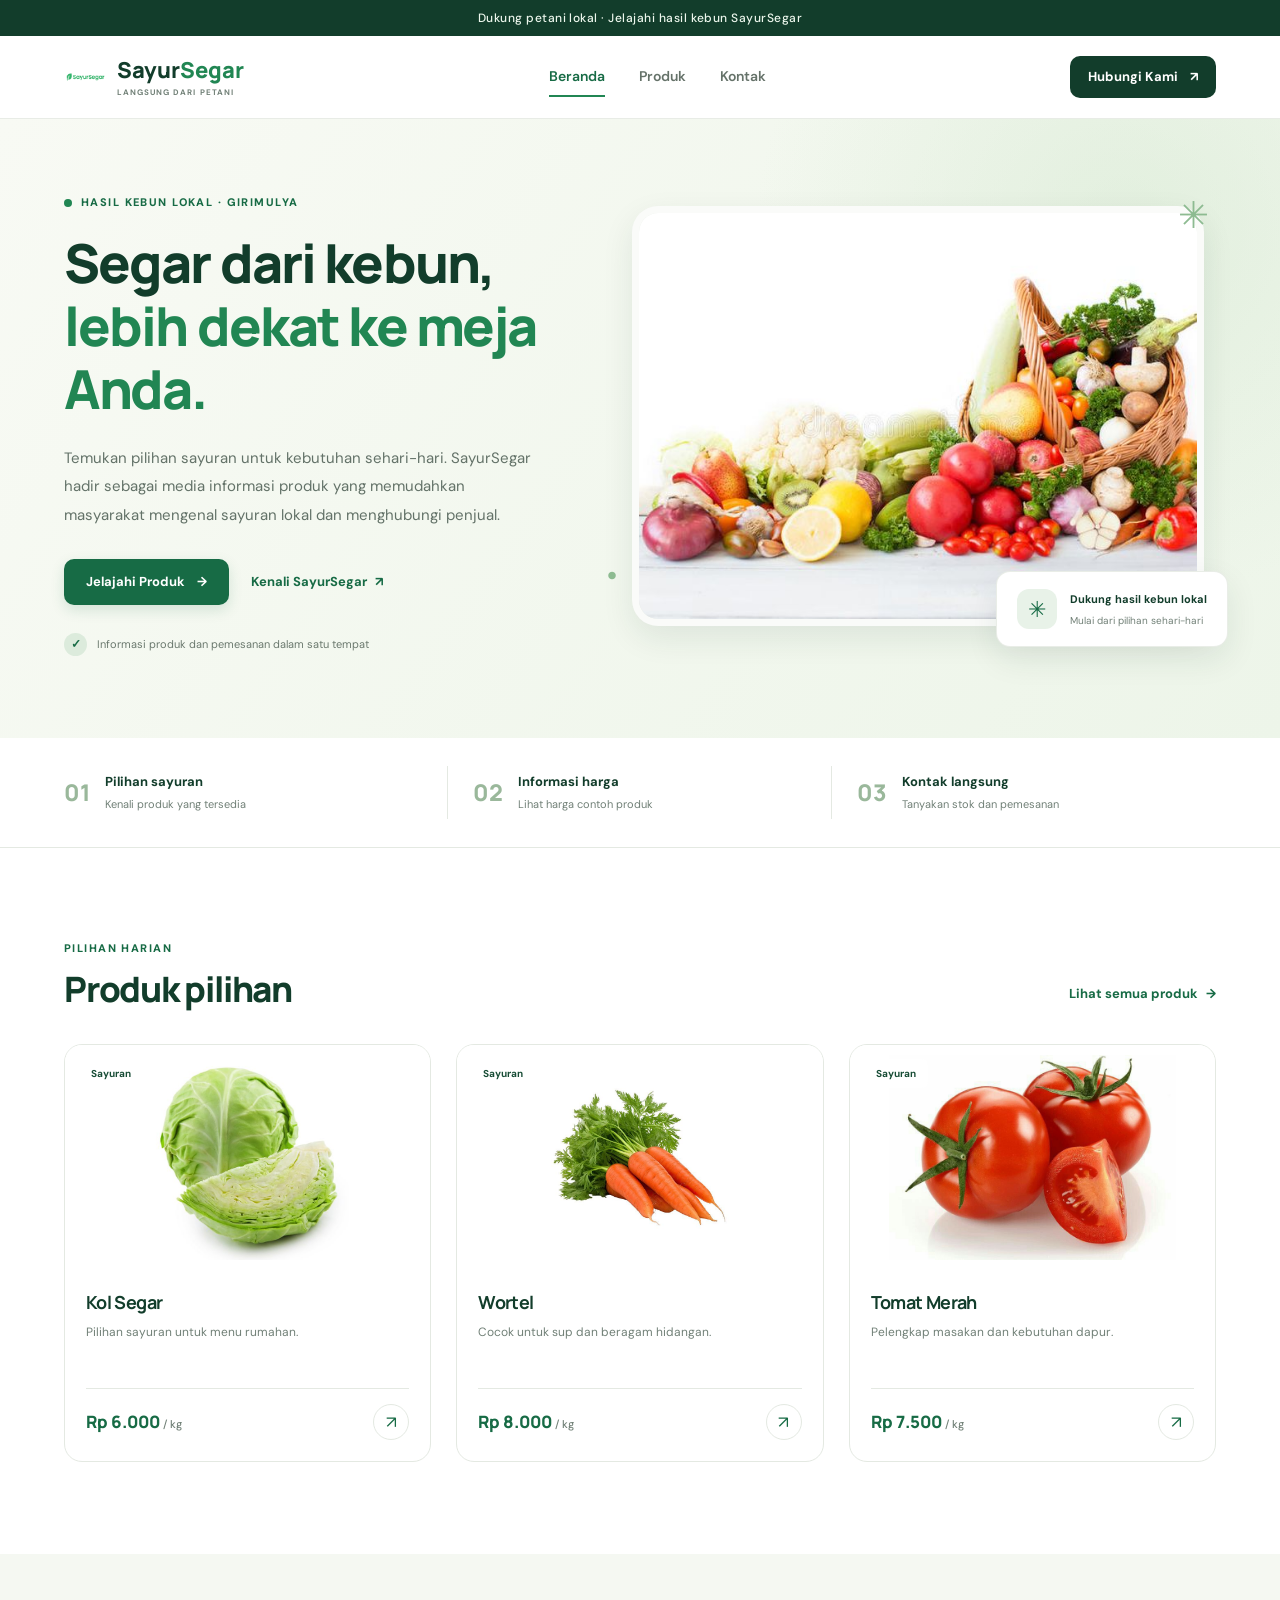
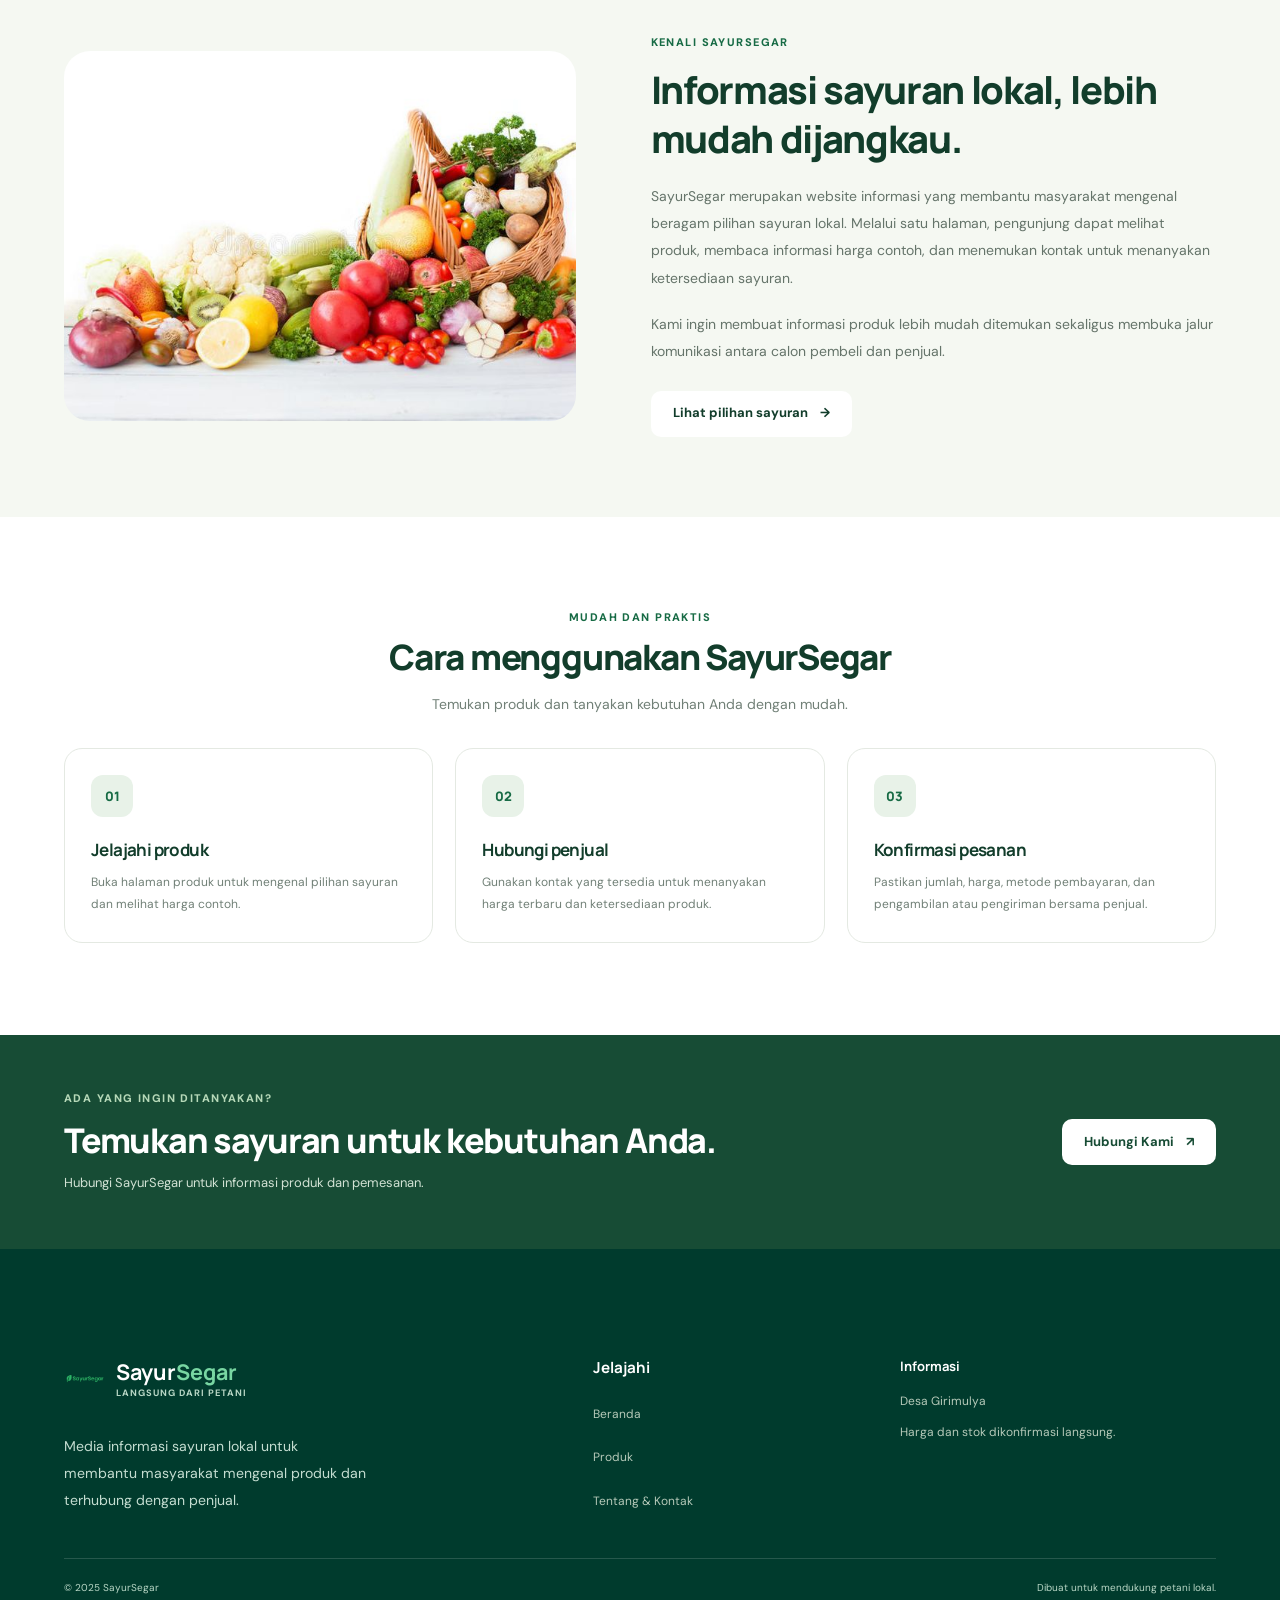
<file: index.html>
<!DOCTYPE html>
<html lang="id">
<head>
  <meta charset="UTF-8">
  <meta name="viewport" content="width=device-width, initial-scale=1">
  <meta name="theme-color" content="#064e3b">

  <title>SayurSegar | Sayuran Segar dari Petani Lokal</title>
  <meta name="description" content="SayurSegar merupakan media informasi sayuran lokal Desa Girimulya yang membantu masyarakat mengenal produk, melihat harga contoh, dan menghubungi penjual.">

  <link rel="preconnect" href="https://fonts.googleapis.com">
  <link rel="preconnect" href="https://fonts.gstatic.com" crossorigin>
  <link href="https://fonts.googleapis.com/css2?family=DM+Sans:wght@400;500;600;700&family=Manrope:wght@400;500;600;700;800&display=swap" rel="stylesheet">

  <link rel="stylesheet" href="style.css">
  <script src="script.js" defer></script>
</head>

<body>

  <!-- PENGUMUMAN -->
  <div class="announcement">
    Dukung petani lokal · Jelajahi hasil kebun SayurSegar
  </div>

  <!-- HEADER -->
  <header class="site-header">
    <div class="container header-inner">

      <a class="brand" href="index.html" aria-label="SayurSegar - Beranda">
        <img src="img/logo.png" alt="Logo SayurSegar">
        <span>
          Sayur<span class="brand-accent">Segar</span>
          <small>LANGSUNG DARI PETANI</small>
        </span>
      </a>

      <button
        class="menu-toggle"
        type="button"
        aria-label="Buka navigasi"
        aria-expanded="false"
        aria-controls="main-navigation">
        ☰
      </button>

      <nav class="main-nav" id="main-navigation" aria-label="Navigasi utama">
        <a href="index.html" class="active" aria-current="page">Beranda</a>
        <a href="produk.html">Produk</a>
        <a href="kontak.html">Kontak</a>
      </nav>

      <a class="btn btn-dark header-cta" href="kontak.html">
        Hubungi Kami <span aria-hidden="true">↗</span>
      </a>

    </div>
  </header>

  <main>

    <!-- HERO -->
    <section class="hero">
      <div class="container hero-inner">

        <div class="hero-copy">
          <p class="eyebrow">
            <span class="eyebrow-dot"></span>
            HASIL KEBUN LOKAL · GIRIMULYA
          </p>

          <h1>
            Segar dari kebun,<br>
            <span>lebih dekat ke meja Anda.</span>
          </h1>

          <p class="hero-description">
            Temukan pilihan sayuran untuk kebutuhan sehari-hari.
            SayurSegar hadir sebagai media informasi produk yang
            memudahkan masyarakat mengenal sayuran lokal dan
            menghubungi penjual.
          </p>

          <div class="hero-actions">
            <a href="produk.html" class="btn btn-primary">
              Jelajahi Produk <span aria-hidden="true">→</span>
            </a>

            <a href="kontak.html" class="text-link">
              Kenali SayurSegar <span aria-hidden="true">↗</span>
            </a>
          </div>

          <div class="hero-note">
            <span class="note-icon" aria-hidden="true">✓</span>
            <span>Informasi produk dan pemesanan dalam satu tempat</span>
          </div>
        </div>

        <div class="hero-visual">
          <div class="hero-image-frame">
            <img
              src="img/keranjangsegar.jpg"
              alt="Keranjang berisi aneka sayuran"
              fetchpriority="high">
          </div>

          <div class="floating-note">
            <span class="floating-icon" aria-hidden="true">✳</span>
            <div>
              <strong>Dukung hasil kebun lokal</strong>
              <small>Mulai dari pilihan sehari-hari</small>
            </div>
          </div>

          <span class="hero-decoration decoration-one" aria-hidden="true">✳</span>
          <span class="hero-decoration decoration-two" aria-hidden="true">·</span>
        </div>

      </div>
    </section>

    <!-- INFORMASI UTAMA -->
    <section class="trust-strip" aria-label="Keunggulan informasi SayurSegar">
      <div class="container trust-grid">

        <div>
          <span class="trust-number">01</span>
          <div>
            <strong>Pilihan sayuran</strong>
            <small>Kenali produk yang tersedia</small>
          </div>
        </div>

        <div>
          <span class="trust-number">02</span>
          <div>
            <strong>Informasi harga</strong>
            <small>Lihat harga contoh produk</small>
          </div>
        </div>

        <div>
          <span class="trust-number">03</span>
          <div>
            <strong>Kontak langsung</strong>
            <small>Tanyakan stok dan pemesanan</small>
          </div>
        </div>

      </div>
    </section>

    <!-- PRODUK UNGGULAN -->
    <section class="section container">
      <div class="section-heading">
        <div>
          <p class="eyebrow">PILIHAN HARIAN</p>
          <h2>Produk pilihan</h2>
        </div>

        <a href="produk.html" class="text-link">
          Lihat semua produk <span aria-hidden="true">→</span>
        </a>
      </div>

      <div class="product-grid featured-grid">

        <article class="product-card">
          <a class="product-image" href="produk.html" aria-label="Lihat daftar produk kol">
            <img src="img/kol.jpg" alt="Kol segar" loading="lazy">
            <span class="product-label">Sayuran</span>
          </a>

          <div class="product-content">
            <h3>Kol Segar</h3>
            <p class="product-description">
              Pilihan sayuran untuk menu rumahan.
            </p>

            <div class="product-bottom">
              <p class="price">Rp 6.000 <span>/ kg</span></p>
              <a class="round-link" href="produk.html" aria-label="Lihat kol">↗</a>
            </div>
          </div>
        </article>

        <article class="product-card">
          <a class="product-image" href="produk.html" aria-label="Lihat daftar produk wortel">
            <img src="img/wortel.jpg" alt="Wortel segar" loading="lazy">
            <span class="product-label">Sayuran</span>
          </a>

          <div class="product-content">
            <h3>Wortel</h3>
            <p class="product-description">
              Cocok untuk sup dan beragam hidangan.
            </p>

            <div class="product-bottom">
              <p class="price">Rp 8.000 <span>/ kg</span></p>
              <a class="round-link" href="produk.html" aria-label="Lihat wortel">↗</a>
            </div>
          </div>
        </article>

        <article class="product-card">
          <a class="product-image" href="produk.html" aria-label="Lihat daftar produk tomat">
            <img src="img/tomat.jpg" alt="Tomat merah segar" loading="lazy">
            <span class="product-label">Sayuran</span>
          </a>

          <div class="product-content">
            <h3>Tomat Merah</h3>
            <p class="product-description">
              Pelengkap masakan dan kebutuhan dapur.
            </p>

            <div class="product-bottom">
              <p class="price">Rp 7.500 <span>/ kg</span></p>
              <a class="round-link" href="produk.html" aria-label="Lihat tomat">↗</a>
            </div>
          </div>
        </article>

      </div>

    </section>

    <!-- KENALI SAYURSEGAR: PENGGANTI CERITA KKN -->
    <section class="story-section">
      <div class="container story-grid">

        <div class="story-image">
          <img
            src="img/keranjangsegar.jpg"
            alt="Beragam sayuran untuk kebutuhan sehari-hari"
            loading="lazy">
        </div>

        <div class="story-copy">
          <p class="eyebrow">KENALI SAYURSEGAR</p>

          <h2>
            Informasi sayuran lokal, lebih mudah dijangkau.
          </h2>

          <p>
            SayurSegar merupakan website informasi yang membantu
            masyarakat mengenal beragam pilihan sayuran lokal.
            Melalui satu halaman, pengunjung dapat melihat produk,
            membaca informasi harga contoh, dan menemukan kontak
            untuk menanyakan ketersediaan sayuran.
          </p>

          <p>
            Kami ingin membuat informasi produk lebih mudah
            ditemukan sekaligus membuka jalur komunikasi antara
            calon pembeli dan penjual.
          </p>

          <a href="produk.html" class="btn btn-light">
            Lihat pilihan sayuran <span aria-hidden="true">→</span>
          </a>
        </div>

      </div>
    </section>

    <!-- CARA MENGGUNAKAN WEBSITE -->
    <section class="section container">
      <div class="section-heading centered-heading">
        <div>
          <p class="eyebrow">MUDAH DAN PRAKTIS</p>
          <h2>Cara menggunakan SayurSegar</h2>
          <p class="section-intro">
            Temukan produk dan tanyakan kebutuhan Anda dengan mudah.
          </p>
        </div>
      </div>

      <div class="steps-grid">

        <article class="step-card">
          <span>01</span>
          <h3>Jelajahi produk</h3>
          <p>
            Buka halaman produk untuk mengenal pilihan sayuran
            dan melihat harga contoh.
          </p>
        </article>

        <article class="step-card">
          <span>02</span>
          <h3>Hubungi penjual</h3>
          <p>
            Gunakan kontak yang tersedia untuk menanyakan
            harga terbaru dan ketersediaan produk.
          </p>
        </article>

        <article class="step-card">
          <span>03</span>
          <h3>Konfirmasi pesanan</h3>
          <p>
            Pastikan jumlah, harga, metode pembayaran,
            dan pengambilan atau pengiriman bersama penjual.
          </p>
        </article>

      </div>
    </section>

    <!-- CTA -->
    <section class="closing-cta">
      <div class="container closing-inner">

        <div>
          <p class="eyebrow">ADA YANG INGIN DITANYAKAN?</p>
          <h2>Temukan sayuran untuk kebutuhan Anda.</h2>
          <p>
            Hubungi SayurSegar untuk informasi produk dan pemesanan.
          </p>
        </div>

        <a href="kontak.html" class="btn btn-white">
          Hubungi Kami <span aria-hidden="true">↗</span>
        </a>

      </div>
    </section>

  </main>

  <!-- FOOTER -->
  <footer class="site-footer">
    <div class="container footer-main">

      <div class="footer-brand">
        <a class="brand brand-footer" href="index.html" aria-label="SayurSegar - Beranda">
          <img src="img/logo.png" alt="Logo SayurSegar">
          <span>
            Sayur<span class="brand-accent">Segar</span>
            <small>LANGSUNG DARI PETANI</small>
          </span>
        </a>

        <p>
          Media informasi sayuran lokal untuk membantu masyarakat
          mengenal produk dan terhubung dengan penjual.
        </p>
      </div>

      <div class="footer-links">
        <h3>Jelajahi</h3>
        <a href="index.html">Beranda</a>
        <a href="produk.html">Produk</a>
        <a href="kontak.html">Tentang &amp; Kontak</a>
      </div>

      <div class="footer-information">
        <h3>Informasi</h3>
        <p>Desa Girimulya</p>
        <p>Harga dan stok dikonfirmasi langsung.</p>
      </div>

    </div>

    <div class="container footer-bottom">
      <span>© <span>2025</span> SayurSegar</span>
      <span>Dibuat untuk mendukung petani lokal.</span>
    </div>
  </footer>

  <!-- TAHUN OTOMATIS DAN NAVIGASI MOBILE -->
  <script>
    document.querySelectorAll("[data-year]").forEach(function (element) {
      element.textContent = new Date().getFullYear();
    });

    const menuButton = document.querySelector(".menu-toggle");
    const navigation = document.querySelector("#main-navigation");

    if (menuButton && navigation) {
      menuButton.addEventListener("click", function () {
        const isExpanded =
          menuButton.getAttribute("aria-expanded") === "true";

        menuButton.setAttribute("aria-expanded", String(!isExpanded));
        menuButton.setAttribute(
          "aria-label",
          isExpanded ? "Buka navigasi" : "Tutup navigasi"
        );

        navigation.style.display = isExpanded ? "" : "flex";
        navigation.style.flexDirection = isExpanded ? "" : "column";
      });

      navigation.querySelectorAll("a").forEach(function (link) {
        link.addEventListener("click", function () {
          menuButton.setAttribute("aria-expanded", "false");
          menuButton.setAttribute("aria-label", "Buka navigasi");
          navigation.style.display = "";
          navigation.style.flexDirection = "";
        });
      });
    }
  </script>

</body>
</html>
</file>
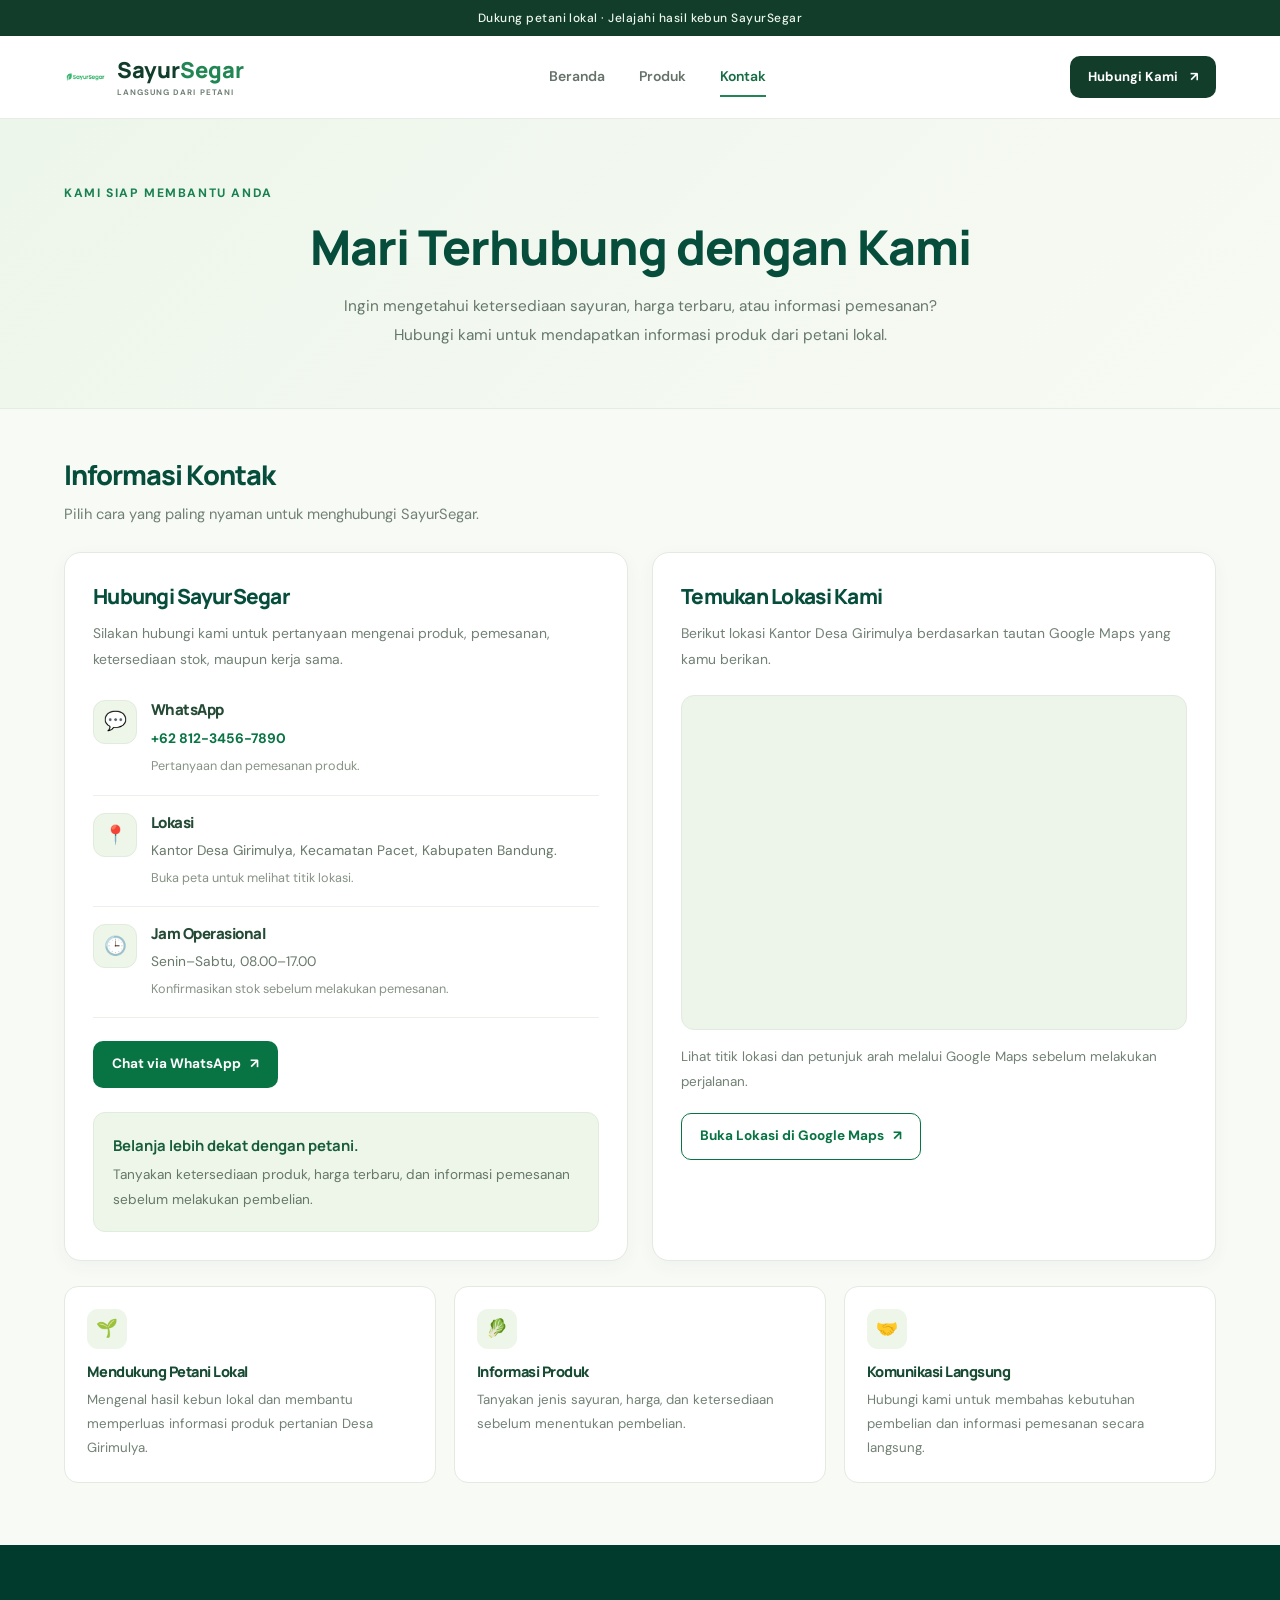
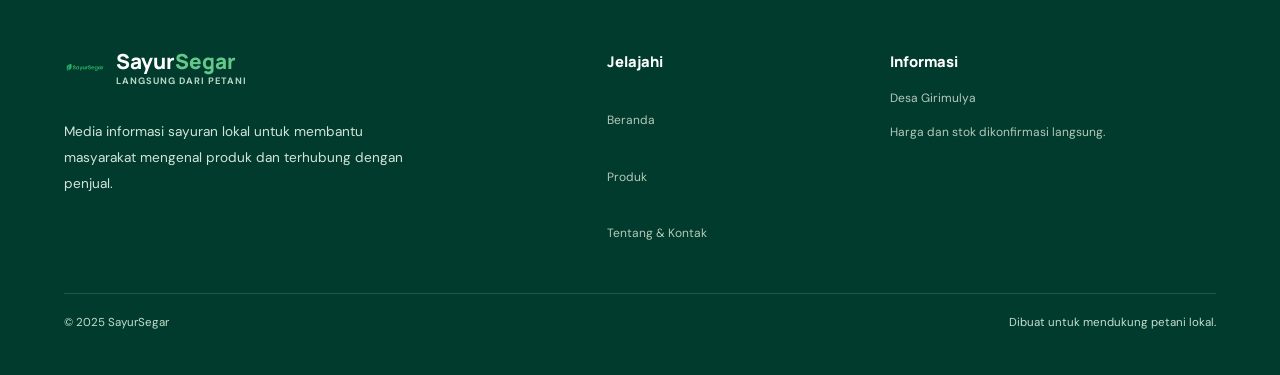
<file: kontak.html>
<!DOCTYPE html>
<html lang="id">
<head>
  <meta charset="UTF-8">
  <meta name="viewport" content="width=device-width, initial-scale=1">
  <meta name="theme-color" content="#064e3b">

  <title>Kontak Kami | SayurSegar</title>
  <meta name="description" content="Hubungi SayurSegar untuk informasi produk sayuran lokal, pemesanan, dan ketersediaan stok.">

  <link rel="preconnect" href="https://fonts.googleapis.com">
  <link rel="preconnect" href="https://fonts.gstatic.com" crossorigin>
  <link href="https://fonts.googleapis.com/css2?family=DM+Sans:wght@400;500;600;700&family=Manrope:wght@400;500;600;700;800&display=swap" rel="stylesheet">

  <link rel="stylesheet" href="style.css">

  <style>
    /* ===== HALAMAN KONTAK ===== */

    .contact-page {
      background: #f8faf6;
      color: #173b2e;
    }

    .contact-page * {
      box-sizing: border-box;
    }

    .contact-page .contact-hero {
      padding: 65px 0 58px;
      text-align: center;
      background: linear-gradient(135deg, #edf6eb, #f8faf4);
      border-bottom: 1px solid #e5ede2;
    }

    .contact-page .eyebrow {
      margin: 0 0 13px;
      color: #198052;
      font-size: 0.76rem;
      font-weight: 700;
      letter-spacing: 1.6px;
    }

    .contact-page .contact-hero h1 {
      margin: 0 0 15px;
      color: #064e3b;
      font-family: 'Manrope', sans-serif;
      font-size: clamp(2rem, 4vw, 3rem);
      font-weight: 800;
      line-height: 1.25;
      letter-spacing: -1px;
    }

    .contact-page .hero-description {
      max-width: 650px;
      margin: 0 auto;
      color: #65776a;
      font-size: 0.96rem;
      line-height: 1.9;
    }

    /* ===== KONTEN UTAMA ===== */

    .contact-page .contact-main {
      padding-top: 48px;
      padding-bottom: 62px;
    }

    .contact-page .contact-intro {
      margin-bottom: 25px;
    }

    .contact-page .contact-intro h2 {
      margin: 0 0 8px;
      color: #064e3b;
      font-family: 'Manrope', sans-serif;
      font-size: 1.7rem;
      font-weight: 800;
    }

    .contact-page .contact-intro p {
      margin: 0;
      color: #718074;
      font-size: 0.92rem;
      line-height: 1.8;
    }

    .contact-page .contact-layout {
      display: grid;
      grid-template-columns: minmax(0, 1fr) minmax(0, 1fr);
      align-items: stretch;
      gap: 24px;
    }

    .contact-page .contact-panel {
      min-width: 0;
      padding: 28px;
      background: #fff;
      border: 1px solid #e3eae0;
      border-radius: 17px;
      box-shadow: 0 5px 18px rgba(20, 65, 40, 0.045);
    }

    .contact-page .panel-heading {
      margin: 0 0 9px;
      color: #064e3b;
      font-family: 'Manrope', sans-serif;
      font-size: 1.3rem;
      font-weight: 800;
      line-height: 1.5;
    }

    .contact-page .contact-description {
      margin: 0 0 22px;
      color: #718074;
      font-size: 0.87rem;
      line-height: 1.85;
    }

    /* ===== INFORMASI KONTAK ===== */

    .contact-page .contact-item {
      display: flex;
      align-items: flex-start;
      gap: 14px;
      padding: 17px 0;
      border-bottom: 1px solid #edf0e9;
    }

    .contact-page .contact-item:first-of-type {
      padding-top: 5px;
    }

    .contact-page .contact-item:last-of-type {
      border-bottom: none;
    }

    .contact-page .contact-icon {
      display: flex;
      flex: 0 0 44px;
      align-items: center;
      justify-content: center;
      width: 44px;
      height: 44px;
      border: 1px solid #e0ecdc;
      border-radius: 12px;
      background: #edf6e9;
      font-size: 1.15rem;
    }

    .contact-page .contact-item-content {
      min-width: 0;
      flex: 1;
    }

    .contact-page .contact-item h3 {
      margin: 0 0 5px;
      color: #244a35;
      font-family: 'Manrope', sans-serif;
      font-size: 0.94rem;
      font-weight: 800;
    }

    .contact-page .contact-item p,
    .contact-page .contact-item a {
      margin: 0;
      color: #68796b;
      font-size: 0.86rem;
      line-height: 1.8;
      overflow-wrap: anywhere;
    }

    .contact-page .contact-item a {
      color: #087443;
      font-weight: 700;
      text-decoration: none;
    }

    .contact-page .contact-item a:hover {
      text-decoration: underline;
    }

    .contact-page .detail-note {
      margin-top: 4px !important;
      color: #879286 !important;
      font-size: 0.79rem !important;
    }

    /* ===== TOMBOL ===== */

    .contact-page .contact-actions {
      display: flex;
      gap: 12px;
      margin-top: 23px;
    }

    .contact-page .contact-button {
      display: inline-flex;
      min-height: 46px;
      align-items: center;
      justify-content: center;
      gap: 9px;
      padding: 12px 18px;
      border: 1px solid transparent;
      border-radius: 10px;
      font-family: 'DM Sans', sans-serif;
      font-size: 0.85rem;
      font-weight: 700;
      line-height: 1.5;
      text-align: center;
      text-decoration: none;
      transition: background 0.2s ease, transform 0.2s ease;
    }

    .contact-page .contact-button:hover {
      transform: translateY(-2px);
    }

    .contact-page .button-green {
      background: #087443;
      color: #fff;
    }

    .contact-page .button-green:hover {
      background: #065d36;
    }

    .contact-page .button-outline {
      border-color: #087443;
      background: #fff;
      color: #087443;
    }

    .contact-page .button-outline:hover {
      background: #edf6e9;
    }

    /* ===== CATATAN PEMESANAN ===== */

    .contact-page .contact-note {
      margin-top: 24px;
      padding: 19px;
      border: 1px solid #e0ecdc;
      border-radius: 12px;
      background: #edf6e9;
      color: #657768;
      font-size: 0.85rem;
      line-height: 1.8;
    }

    .contact-page .contact-note strong {
      display: block;
      margin-bottom: 5px;
      color: #175c3b;
      font-family: 'Manrope', sans-serif;
      font-size: 0.93rem;
    }

    .contact-page .contact-note p {
      margin: 0;
    }

    /* ===== PETA ===== */

    .contact-page .contact-map {
      width: 100%;
      height: 335px;
      overflow: hidden;
      border: 1px solid #e3eae0;
      border-radius: 13px;
      background: #edf4e9;
    }

    .contact-page .contact-map iframe {
      display: block;
      width: 100%;
      height: 100%;
      border: 0;
    }

    .contact-page .map-caption {
      margin: 15px 0 0;
      color: #718074;
      font-size: 0.84rem;
      line-height: 1.85;
    }

    .contact-page .map-actions {
      margin-top: 19px;
    }

    /* ===== KARTU INFORMASI TAMBAHAN ===== */

    .contact-page .contact-benefits {
      display: grid;
      grid-template-columns: repeat(3, minmax(0, 1fr));
      gap: 18px;
      margin-top: 25px;
    }

    .contact-page .benefit-item {
      padding: 22px;
      border: 1px solid #e3eae0;
      border-radius: 14px;
      background: #fff;
    }

    .contact-page .benefit-icon {
      display: flex;
      width: 40px;
      height: 40px;
      align-items: center;
      justify-content: center;
      margin-bottom: 13px;
      border-radius: 11px;
      background: #edf6e9;
      font-size: 1.1rem;
    }

    .contact-page .benefit-item h3 {
      margin: 0 0 7px;
      color: #174b34;
      font-family: 'Manrope', sans-serif;
      font-size: 0.91rem;
      font-weight: 800;
    }

    .contact-page .benefit-item p {
      margin: 0;
      color: #718074;
      font-size: 0.83rem;
      line-height: 1.8;
    }

    /* ===== FOOTER ===== */

    .contact-page .site-footer {
      margin-top: 0;
    }

    .contact-page .footer-main {
      display: grid;
      grid-template-columns: 1.5fr 0.7fr 1fr;
      gap: 55px;
      padding-top: 48px;
      padding-bottom: 35px;
    }

    .contact-page .footer-brand,
    .contact-page .footer-links,
    .contact-page .footer-information {
      min-width: 0;
    }

    .contact-page .brand-footer {
      display: inline-flex;
      align-items: center;
      gap: 12px;
      text-decoration: none;
    }

    .contact-page .brand-footer img {
      width: 42px;
      height: auto;
      object-fit: contain;
    }

    .contact-page .brand-footer > span {
      color: #fff;
      font-family: 'Manrope', sans-serif;
      font-size: 1.3rem;
      font-weight: 800;
      line-height: 1.2;
    }

    .contact-page .brand-footer .brand-accent {
      color: #64c88b;
    }

    .contact-page .brand-footer small {
      display: block;
      margin-top: 5px;
      color: #c3dfce;
      font-family: 'DM Sans', sans-serif;
      font-size: 0.57rem;
      font-weight: 700;
      letter-spacing: 1px;
    }

    .contact-page .footer-brand > p {
      max-width: 340px;
      margin: 22px 0 0;
      color: #d2e5d9;
      font-size: 0.85rem;
      line-height: 1.9;
    }

    .contact-page .footer-links h3,
    .contact-page .footer-information h3 {
      margin: 5px 0 17px;
      color: #fff;
      font-family: 'Manrope', sans-serif;
      font-size: 0.92rem;
      font-weight: 800;
    }

    .contact-page .footer-links a {
      display: block;
      width: fit-content;
      margin-bottom: 13px;
      color: #cde4d5;
      font-size: 0.85rem;
      text-decoration: none;
    }

    .contact-page .footer-links a:hover {
      color: #fff;
    }

    .contact-page .footer-information p {
      margin: 0 0 12px;
      color: #cde4d5;
      font-size: 0.85rem;
      line-height: 1.8;
    }

    .contact-page .footer-bottom {
      display: flex;
      align-items: center;
      justify-content: space-between;
      gap: 20px;
      padding-top: 19px;
      padding-bottom: 22px;
      border-top: 1px solid rgba(255, 255, 255, 0.14);
      color: #c3dfce;
      font-size: 0.72rem;
    }

    /* ===== RESPONSIVE ===== */

    @media (max-width: 950px) {
      .contact-page .contact-layout {
        grid-template-columns: minmax(0, 1fr);
        gap: 20px;
      }

      .contact-page .contact-benefits {
        grid-template-columns: repeat(2, minmax(0, 1fr));
      }

      .contact-page .contact-map {
        height: 350px;
      }

      .contact-page .footer-main {
        gap: 30px;
      }
    }

    @media (max-width: 600px) {
      .contact-page .contact-hero {
        padding: 44px 0 40px;
      }

      .contact-page .hero-description {
        font-size: 0.89rem;
      }

      .contact-page .contact-main {
        padding-top: 33px;
        padding-bottom: 42px;
      }

      .contact-page .contact-intro h2 {
        font-size: 1.45rem;
      }

      .contact-page .contact-panel {
        padding: 20px;
        border-radius: 14px;
      }

      .contact-page .panel-heading {
        font-size: 1.17rem;
      }

      .contact-page .contact-actions {
        flex-direction: column;
      }

      .contact-page .contact-button {
        width: 100%;
      }

      .contact-page .contact-map {
        height: 280px;
      }

      .contact-page .contact-benefits {
        grid-template-columns: minmax(0, 1fr);
        gap: 13px;
      }

      .contact-page .footer-main {
        grid-template-columns: minmax(0, 1fr);
        gap: 27px;
        padding-top: 35px;
        padding-bottom: 28px;
      }

      .contact-page .footer-brand > p {
        margin-top: 15px;
      }

      .contact-page .footer-bottom {
        align-items: flex-start;
        flex-direction: column;
        gap: 9px;
      }
    }

    @media (prefers-reduced-motion: reduce) {
      .contact-page .contact-button {
        transition: none;
      }
    }
  </style>
</head>

<body class="contact-page">

  <!-- PENGUMUMAN -->
  <div class="announcement">
    Dukung petani lokal · Jelajahi hasil kebun SayurSegar
  </div>

  <!-- HEADER -->
  <header class="site-header">
    <div class="container header-inner">

      <a class="brand" href="index.html" aria-label="SayurSegar - Beranda">
        <img src="img/logo.png" alt="Logo SayurSegar">
        <span>
          Sayur<span class="brand-accent">Segar</span>
          <small>LANGSUNG DARI PETANI</small>
        </span>
      </a>

      <button
        class="menu-toggle"
        type="button"
        aria-label="Buka navigasi"
        aria-expanded="false"
        aria-controls="main-navigation">
        ☰
      </button>

      <nav class="main-nav" id="main-navigation" aria-label="Navigasi utama">
        <a href="index.html">Beranda</a>
        <a href="produk.html">Produk</a>
        <a href="kontak.html" class="active" aria-current="page">Kontak</a>
      </nav>

      <a class="btn btn-dark header-cta" href="#informasi-kontak">
        Hubungi Kami <span aria-hidden="true">↗</span>
      </a>

    </div>
  </header>

  <main>

    <!-- HERO -->
    <section class="contact-hero">
      <div class="container">
        <p class="eyebrow">KAMI SIAP MEMBANTU ANDA</p>

        <h1>Mari Terhubung dengan Kami</h1>

        <p class="hero-description">
          Ingin mengetahui ketersediaan sayuran, harga terbaru,
          atau informasi pemesanan? Hubungi kami untuk mendapatkan
          informasi produk dari petani lokal.
        </p>
      </div>
    </section>

    <!-- INFORMASI KONTAK DAN PETA -->
    <section class="container contact-main" id="informasi-kontak">

      <div class="contact-intro">
        <h2>Informasi Kontak</h2>
        <p>
          Pilih cara yang paling nyaman untuk menghubungi SayurSegar.
        </p>
      </div>

      <div class="contact-layout">

        <!-- KARTU KONTAK -->
        <section class="contact-panel" aria-labelledby="contact-info-title">

          <h2 class="panel-heading" id="contact-info-title">
            Hubungi SayurSegar
          </h2>

          <p class="contact-description">
            Silakan hubungi kami untuk pertanyaan mengenai produk,
            pemesanan, ketersediaan stok, maupun kerja sama.
          </p>

          <div class="contact-item">
            <div class="contact-icon" aria-hidden="true">💬</div>

            <div class="contact-item-content">
              <h3>WhatsApp</h3>

              <a
                href="https://wa.me/6281234567890?text=Halo%20SayurSegar%2C%20saya%20ingin%20bertanya%20tentang%20produk."
                target="_blank"
                rel="noopener noreferrer">
                +62 812-3456-7890
              </a>

              <p class="detail-note">
                Pertanyaan dan pemesanan produk.
              </p>
            </div>
          </div>

          <div class="contact-item">
            <div class="contact-icon" aria-hidden="true">📍</div>

            <div class="contact-item-content">
              <h3>Lokasi</h3>

              <p>
                Kantor Desa Girimulya, Kecamatan Pacet,
                Kabupaten Bandung.
              </p>

              <p class="detail-note">
                Buka peta untuk melihat titik lokasi.
              </p>
            </div>
          </div>

          <div class="contact-item">
            <div class="contact-icon" aria-hidden="true">🕒</div>

            <div class="contact-item-content">
              <h3>Jam Operasional</h3>

              <p>Senin–Sabtu, 08.00–17.00</p>

              <p class="detail-note">
                Konfirmasikan stok sebelum melakukan pemesanan.
              </p>
            </div>
          </div>

          <div class="contact-actions">
            <a
              class="contact-button button-green"
              href="https://wa.me/6281234567890?text=Halo%20SayurSegar%2C%20saya%20ingin%20bertanya%20tentang%20sayuran%20yang%20tersedia."
              target="_blank"
              rel="noopener noreferrer">
              Chat via WhatsApp <span aria-hidden="true">↗</span>
            </a>
          </div>

          <div class="contact-note">
            <strong>Belanja lebih dekat dengan petani.</strong>

            <p>
              Tanyakan ketersediaan produk, harga terbaru, dan informasi
              pemesanan sebelum melakukan pembelian.
            </p>
          </div>

        </section>

        <!-- KARTU PETA LOKASI YANG BENAR -->
        <section class="contact-panel" aria-labelledby="map-title">

          <h2 class="panel-heading" id="map-title">
            Temukan Lokasi Kami
          </h2>

          <p class="contact-description">
            Berikut lokasi Kantor Desa Girimulya berdasarkan tautan
            Google Maps yang kamu berikan.
          </p>

          <div class="contact-map">
            <iframe
              src="https://maps.google.com/maps?q=-7.1522115,107.6865895&z=17&output=embed"
              title="Peta Kantor Desa Girimulya"
              loading="lazy"
              referrerpolicy="no-referrer-when-downgrade"
              allowfullscreen>
            </iframe>
          </div>

          <p class="map-caption">
            Lihat titik lokasi dan petunjuk arah melalui Google Maps
            sebelum melakukan perjalanan.
          </p>

          <div class="map-actions">
            <a
              href="https://maps.app.goo.gl/XUcSswhKjj4JA7e97"
              target="_blank"
              rel="noopener noreferrer"
              class="contact-button button-outline">
              Buka Lokasi di Google Maps
              <span aria-hidden="true">↗</span>
            </a>
          </div>

        </section>

      </div>

      <!-- INFORMASI LAYANAN -->
      <div class="contact-benefits">

        <article class="benefit-item">
          <div class="benefit-icon" aria-hidden="true">🌱</div>

          <h3>Mendukung Petani Lokal</h3>

          <p>
            Mengenal hasil kebun lokal dan membantu memperluas
            informasi produk pertanian Desa Girimulya.
          </p>
        </article>

        <article class="benefit-item">
          <div class="benefit-icon" aria-hidden="true">🥬</div>

          <h3>Informasi Produk</h3>

          <p>
            Tanyakan jenis sayuran, harga, dan ketersediaan
            sebelum menentukan pembelian.
          </p>
        </article>

        <article class="benefit-item">
          <div class="benefit-icon" aria-hidden="true">🤝</div>

          <h3>Komunikasi Langsung</h3>

          <p>
            Hubungi kami untuk membahas kebutuhan pembelian
            dan informasi pemesanan secara langsung.
          </p>
        </article>

      </div>

    </section>

  </main>

  <!-- FOOTER KONSISTEN DENGAN BERANDA -->
  <footer class="site-footer">

    <div class="container footer-main">

      <div class="footer-brand">

        <a class="brand brand-footer" href="index.html" aria-label="SayurSegar - Beranda">
          <img src="img/logo.png" alt="Logo SayurSegar">

          <span>
            Sayur<span class="brand-accent">Segar</span>
            <small>LANGSUNG DARI PETANI</small>
          </span>
        </a>

        <p>
          Media informasi sayuran lokal untuk membantu masyarakat
          mengenal produk dan terhubung dengan penjual.
        </p>

      </div>

      <div class="footer-links">
        <h3>Jelajahi</h3>

        <a href="index.html">Beranda</a>
        <a href="produk.html">Produk</a>
        <a href="kontak.html">Tentang &amp; Kontak</a>
      </div>

      <div class="footer-information">
        <h3>Informasi</h3>

        <p>Desa Girimulya</p>
        <p>Harga dan stok dikonfirmasi langsung.</p>
      </div>

    </div>

    <div class="container footer-bottom">
      <span>
        © <span>2025</span> SayurSegar
      </span>

      <span>Dibuat untuk mendukung petani lokal.</span>
    </div>

  </footer>

  <script>
    // Tahun copyright otomatis
    document.querySelectorAll("[data-year]").forEach(function (element) {
      element.textContent = new Date().getFullYear();
    });

    // Navigasi mobile
    const menuButton = document.querySelector(".menu-toggle");
    const navigation = document.querySelector("#main-navigation");

    if (menuButton && navigation) {
      menuButton.addEventListener("click", function () {
        const expanded =
          menuButton.getAttribute("aria-expanded") === "true";

        menuButton.setAttribute("aria-expanded", String(!expanded));
        menuButton.setAttribute(
          "aria-label",
          expanded ? "Buka navigasi" : "Tutup navigasi"
        );

        navigation.style.display = expanded ? "" : "flex";
        navigation.style.flexDirection = expanded ? "" : "column";
      });

      navigation.querySelectorAll("a").forEach(function (link) {
        link.addEventListener("click", function () {
          menuButton.setAttribute("aria-expanded", "false");
          menuButton.setAttribute("aria-label", "Buka navigasi");
          navigation.style.display = "";
          navigation.style.flexDirection = "";
        });
      });
    }
  </script>

</body>
</html>
</file>
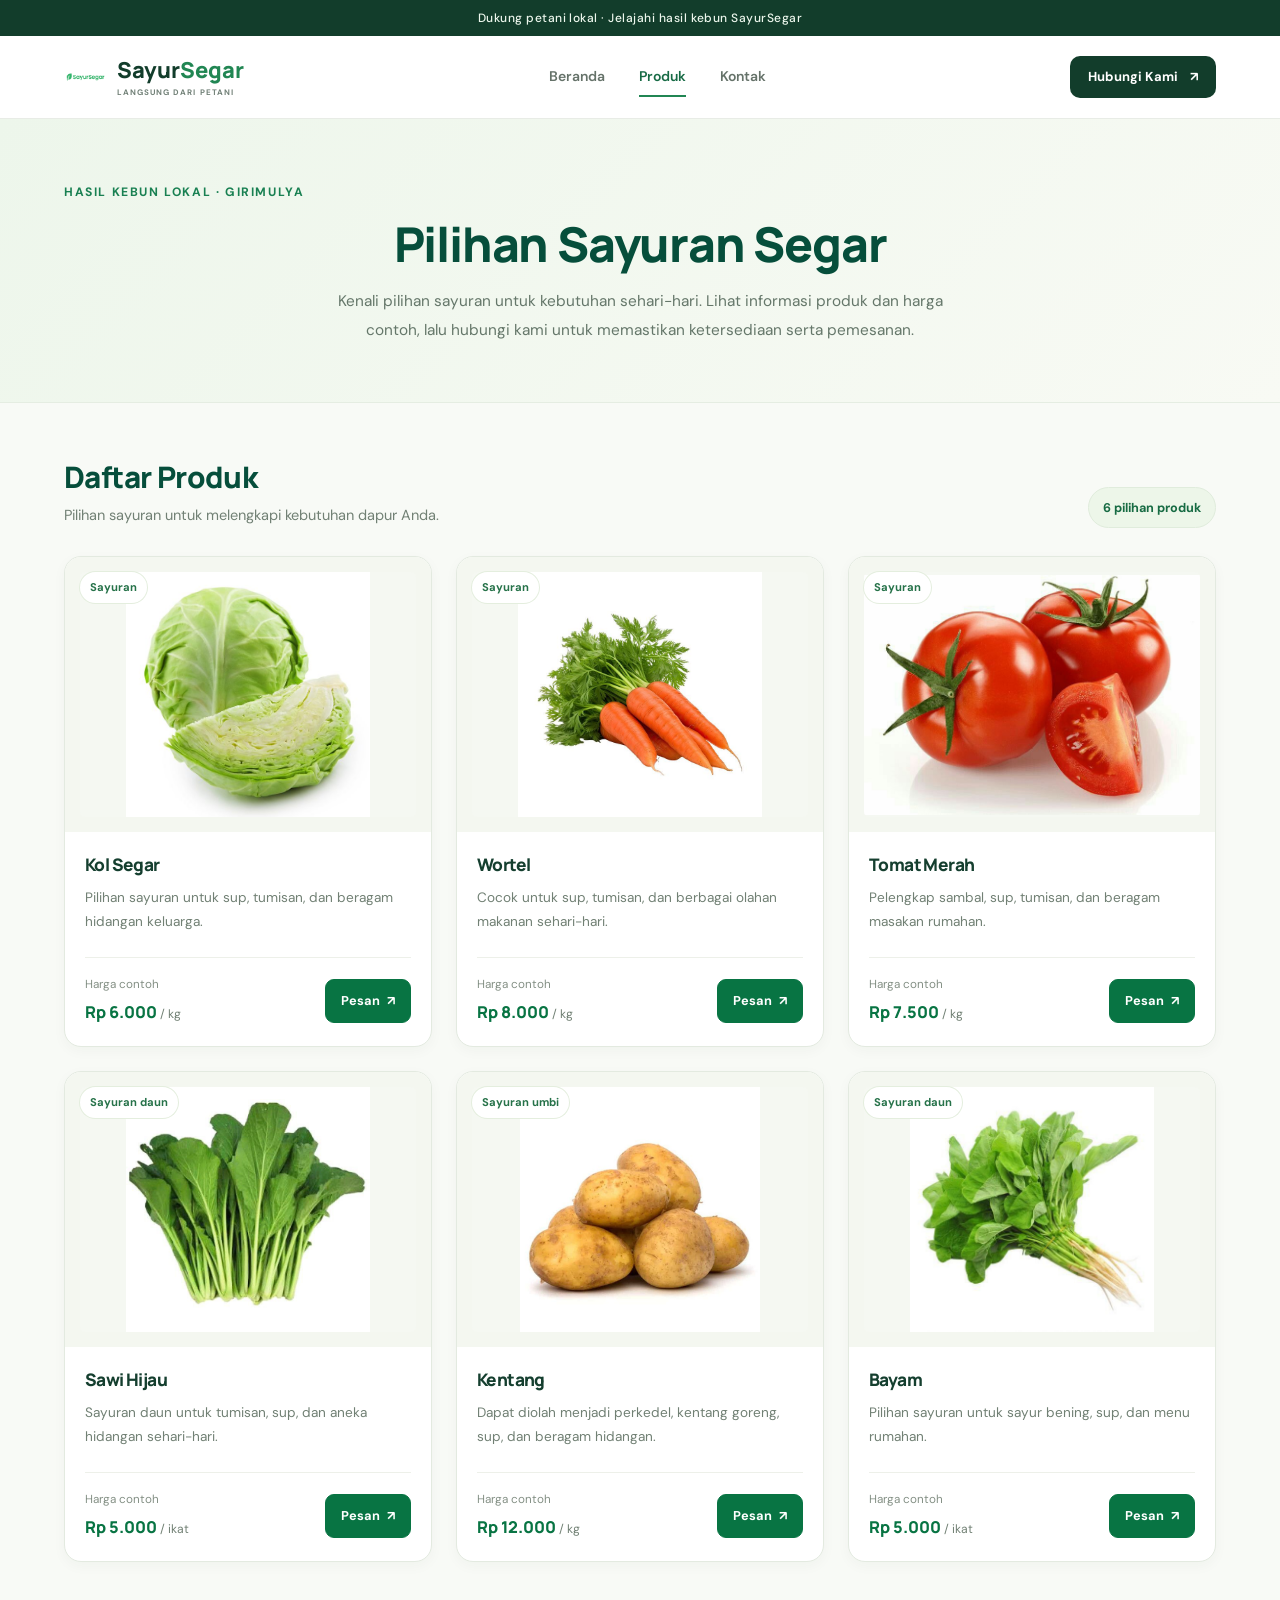
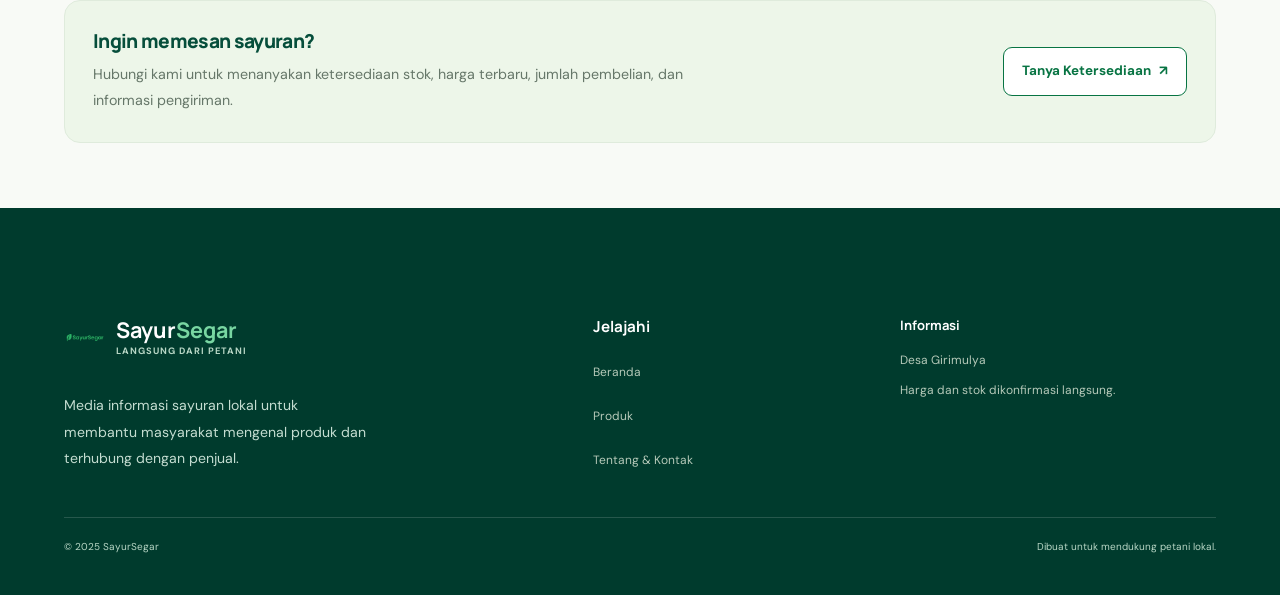
<file: produk.html>
<!DOCTYPE html>
<html lang="id">
<head>
  <meta charset="UTF-8">
  <meta name="viewport" content="width=device-width, initial-scale=1">
  <meta name="theme-color" content="#064e3b">

  <title>Produk Sayuran | SayurSegar</title>
  <meta name="description" content="Jelajahi pilihan sayuran lokal SayurSegar. Lihat informasi produk, harga contoh, dan hubungi penjual untuk pemesanan.">

  <link rel="preconnect" href="https://fonts.googleapis.com">
  <link rel="preconnect" href="https://fonts.gstatic.com" crossorigin>
  <link href="https://fonts.googleapis.com/css2?family=DM+Sans:wght@400;500;600;700&family=Manrope:wght@400;500;600;700;800&display=swap" rel="stylesheet">

  <link rel="stylesheet" href="style.css">

  <style>
    /* ==================================
       HALAMAN PRODUK SAYURSEGAR
       ================================== */

    .product-page {
      background: #f8faf6;
      color: #173b2e;
    }

    .product-page .product-hero {
      padding: 64px 0 58px;
      background: linear-gradient(135deg, #edf6eb 0%, #f8faf4 100%);
      text-align: center;
      border-bottom: 1px solid #e5ede2;
    }

    .product-page .eyebrow {
      margin-bottom: 12px;
      color: #198052;
      font-size: 0.76rem;
      font-weight: 700;
      letter-spacing: 1.6px;
    }

    .product-page .product-hero h1 {
      margin: 0 0 15px;
      color: #064e3b;
      font-family: 'Manrope', sans-serif;
      font-size: clamp(2rem, 4vw, 3rem);
      font-weight: 800;
      line-height: 1.2;
      letter-spacing: -1.2px;
    }

    .product-page .hero-description {
      max-width: 620px;
      margin: 0 auto;
      color: #65776a;
      font-size: 0.96rem;
      line-height: 1.85;
    }

    .product-page .product-section {
      padding-top: 55px;
      padding-bottom: 65px;
    }

    /* Judul daftar produk */

    .product-page .section-heading {
      display: flex;
      align-items: flex-end;
      justify-content: space-between;
      gap: 20px;
      margin-bottom: 28px;
    }

    .product-page .section-heading h2 {
      margin: 0 0 7px;
      color: #064e3b;
      font-family: 'Manrope', sans-serif;
      font-size: clamp(1.45rem, 3vw, 1.85rem);
      font-weight: 800;
      letter-spacing: -0.6px;
    }

    .product-page .section-heading p {
      margin: 0;
      color: #718074;
      font-size: 0.91rem;
      line-height: 1.7;
    }

    .product-page .product-count {
      flex-shrink: 0;
      padding: 9px 14px;
      border: 1px solid #e0ecdc;
      border-radius: 30px;
      background: #edf6e9;
      color: #176b43;
      font-size: 0.79rem;
      font-weight: 700;
    }

    /* Grid produk */

    .product-page .product-grid {
      display: grid;
      grid-template-columns: repeat(3, minmax(0, 1fr));
      align-items: stretch;
      gap: 24px;
    }

    .product-page .product-card {
      display: flex;
      min-width: 0;
      flex-direction: column;
      overflow: hidden;
      border: 1px solid #e3eae0;
      border-radius: 17px;
      background: #fff;
      box-shadow: 0 4px 14px rgba(20, 65, 40, 0.035);
      transition: transform 0.2s ease, box-shadow 0.2s ease;
    }

    .product-page .product-card:hover {
      transform: translateY(-4px);
      box-shadow: 0 12px 26px rgba(20, 65, 40, 0.09);
    }

    /* Semua gambar memiliki ruang dan ukuran seragam */

    .product-page .product-image-wrap {
      position: relative;
      display: flex;
      width: 100%;
      aspect-ratio: 4 / 3;
      align-items: center;
      justify-content: center;
      overflow: hidden;
      padding: 15px;
      background: #f4f7f0;
    }

    .product-page .product-image {
      display: block;
      width: 100%;
      height: 100%;
      object-fit: contain;
      object-position: center;
      border-radius: 5px;
      transition: transform 0.25s ease;
    }

    .product-page .product-card:hover .product-image {
      transform: scale(1.035);
    }

    .product-page .product-tag {
      position: absolute;
      top: 14px;
      left: 14px;
      padding: 6px 10px;
      border: 1px solid rgba(225, 237, 219, 0.9);
      border-radius: 30px;
      background: rgba(255, 255, 255, 0.94);
      color: #267249;
      font-size: 0.7rem;
      font-weight: 700;
    }

    .product-page .product-content {
      display: flex;
      flex: 1;
      flex-direction: column;
      padding: 20px;
    }

    .product-page .product-name {
      margin: 0 0 8px;
      color: #153f2f;
      font-family: 'Manrope', sans-serif;
      font-size: 1.08rem;
      font-weight: 800;
      line-height: 1.5;
    }

    .product-page .product-description {
      min-height: 51px;
      margin: 0 0 20px;
      color: #718074;
      font-size: 0.85rem;
      line-height: 1.75;
    }

    .product-page .product-bottom {
      display: flex;
      align-items: center;
      justify-content: space-between;
      gap: 12px;
      margin-top: auto;
      padding-top: 17px;
      border-top: 1px solid #edf0e9;
    }

    .product-page .product-price-label {
      display: block;
      margin-bottom: 4px;
      color: #849085;
      font-size: 0.73rem;
    }

    .product-page .product-price {
      color: #087443;
      font-family: 'Manrope', sans-serif;
      font-size: 1.02rem;
      font-weight: 800;
      white-space: nowrap;
    }

    .product-page .product-unit {
      color: #718074;
      font-family: 'DM Sans', sans-serif;
      font-size: 0.76rem;
      font-weight: 400;
    }

    .product-page .order-button {
      display: inline-flex;
      flex-shrink: 0;
      min-height: 42px;
      align-items: center;
      justify-content: center;
      gap: 7px;
      padding: 10px 15px;
      border: 1px solid #087443;
      border-radius: 9px;
      background: #087443;
      color: #fff;
      font-family: inherit;
      font-size: 0.8rem;
      font-weight: 700;
      text-decoration: none;
      transition: background 0.2s ease, transform 0.2s ease;
    }

    .product-page .order-button:hover {
      transform: translateY(-1px);
      background: #065d36;
    }

    /* Catatan harga */

    .product-page .price-disclaimer {
      margin-top: 20px;
      color: #758276;
      font-size: 0.78rem;
      line-height: 1.8;
    }

    /* Panel informasi pemesanan */

    .product-page .order-info {
      display: flex;
      align-items: center;
      justify-content: space-between;
      gap: 25px;
      margin-top: 38px;
      padding: 28px;
      border: 1px solid #dfebdc;
      border-radius: 16px;
      background: #edf6e9;
    }

    .product-page .order-info h2 {
      margin: 0 0 8px;
      color: #064e3b;
      font-family: 'Manrope', sans-serif;
      font-size: 1.2rem;
      font-weight: 800;
    }

    .product-page .order-info p {
      max-width: 650px;
      margin: 0;
      color: #667769;
      font-size: 0.89rem;
      line-height: 1.8;
    }

    .product-page .info-button {
      display: inline-flex;
      flex-shrink: 0;
      align-items: center;
      justify-content: center;
      gap: 8px;
      min-height: 45px;
      padding: 12px 18px;
      border: 1px solid #087443;
      border-radius: 9px;
      background: #fff;
      color: #087443;
      font-size: 0.84rem;
      font-weight: 700;
      text-decoration: none;
      transition: background 0.2s ease;
    }

    .product-page .info-button:hover {
      background: #e2efde;
    }

    /* Tablet */

    @media (max-width: 950px) {
      .product-page .product-grid {
        grid-template-columns: repeat(2, minmax(0, 1fr));
        gap: 20px;
      }
    }

    /* Ponsel */

    @media (max-width: 600px) {
      .product-page .product-hero {
        padding: 45px 0 40px;
      }

      .product-page .product-hero h1 {
        letter-spacing: -0.7px;
      }

      .product-page .hero-description {
        font-size: 0.89rem;
      }

      .product-page .product-section {
        padding-top: 35px;
        padding-bottom: 42px;
      }

      .product-page .section-heading {
        align-items: flex-start;
        flex-direction: column;
        gap: 13px;
        margin-bottom: 22px;
      }

      .product-page .product-grid {
        grid-template-columns: minmax(0, 1fr);
        gap: 19px;
      }

      .product-page .product-image-wrap {
        aspect-ratio: 4 / 3;
        padding: 18px;
      }

      .product-page .product-content {
        padding: 18px;
      }

      .product-page .product-description {
        min-height: 0;
      }

      .product-page .order-info {
        align-items: flex-start;
        flex-direction: column;
        gap: 18px;
        padding: 22px;
      }

      .product-page .info-button {
        width: 100%;
        box-sizing: border-box;
      }
    }

    @media (prefers-reduced-motion: reduce) {
      .product-page .product-card,
      .product-page .product-image,
      .product-page .order-button,
      .product-page .info-button {
        transition: none;
      }
    }
  </style>
</head>

<body class="product-page">

  <!-- PENGUMUMAN: SAMA DENGAN INDEX -->
  <div class="announcement">
    Dukung petani lokal · Jelajahi hasil kebun SayurSegar
  </div>

  <!-- HEADER: SAMA DENGAN INDEX -->
  <header class="site-header">
    <div class="container header-inner">

      <a class="brand" href="index.html" aria-label="SayurSegar - Beranda">
        <img src="img/logo.png" alt="Logo SayurSegar">
        <span>
          Sayur<span class="brand-accent">Segar</span>
          <small>LANGSUNG DARI PETANI</small>
        </span>
      </a>

      <button
        class="menu-toggle"
        type="button"
        aria-label="Buka navigasi"
        aria-expanded="false"
        aria-controls="main-navigation">
        ☰
      </button>

      <nav class="main-nav" id="main-navigation" aria-label="Navigasi utama">
        <a href="index.html">Beranda</a>
        <a href="produk.html" class="active" aria-current="page">Produk</a>
        <a href="kontak.html">Kontak</a>
      </nav>

      <a class="btn btn-dark header-cta" href="kontak.html">
        Hubungi Kami <span aria-hidden="true">↗</span>
      </a>

    </div>
  </header>

  <main>

    <!-- HERO PRODUK -->
    <section class="product-hero">
      <div class="container">

        <p class="eyebrow">HASIL KEBUN LOKAL · GIRIMULYA</p>

        <h1>Pilihan Sayuran Segar</h1>

        <p class="hero-description">
          Kenali pilihan sayuran untuk kebutuhan sehari-hari.
          Lihat informasi produk dan harga contoh, lalu hubungi
          kami untuk memastikan ketersediaan serta pemesanan.
        </p>

      </div>
    </section>

    <!-- DAFTAR PRODUK -->
    <section class="container product-section">

      <div class="section-heading">
        <div>
          <h2>Daftar Produk</h2>
          <p>Pilihan sayuran untuk melengkapi kebutuhan dapur Anda.</p>
        </div>

        <span class="product-count">6 pilihan produk</span>
      </div>

      <div class="product-grid">

        <!-- KOLOM 1: KOL -->
        <article class="product-card">
          <div class="product-image-wrap">
            <img
              class="product-image"
              src="img/kol.jpg"
              alt="Kol segar"
              loading="lazy">
            <span class="product-tag">Sayuran</span>
          </div>

          <div class="product-content">
            <h3 class="product-name">Kol Segar</h3>

            <p class="product-description">
              Pilihan sayuran untuk sup, tumisan, dan beragam
              hidangan keluarga.
            </p>

            <div class="product-bottom">
              <div>
                <span class="product-price-label">Harga contoh</span>
                <div class="product-price">
                  Rp 6.000 <span class="product-unit">/ kg</span>
                </div>
              </div>

              <a
                class="order-button"
                href="https://wa.me/6281234567890?text=Halo%20SayurSegar%2C%20saya%20ingin%20menanyakan%20ketersediaan%20Kol%20Segar."
                target="_blank"
                rel="noopener noreferrer"
                aria-label="Tanyakan Kol Segar melalui WhatsApp">
                Pesan <span aria-hidden="true">↗</span>
              </a>
            </div>
          </div>
        </article>

        <!-- KOLOM 2: WORTEL -->
        <article class="product-card">
          <div class="product-image-wrap">
            <img
              class="product-image"
              src="img/wortel.jpg"
              alt="Wortel segar"
              loading="lazy">
            <span class="product-tag">Sayuran</span>
          </div>

          <div class="product-content">
            <h3 class="product-name">Wortel</h3>

            <p class="product-description">
              Cocok untuk sup, tumisan, dan berbagai olahan
              makanan sehari-hari.
            </p>

            <div class="product-bottom">
              <div>
                <span class="product-price-label">Harga contoh</span>
                <div class="product-price">
                  Rp 8.000 <span class="product-unit">/ kg</span>
                </div>
              </div>

              <a
                class="order-button"
                href="https://wa.me/6281234567890?text=Halo%20SayurSegar%2C%20saya%20ingin%20menanyakan%20ketersediaan%20Wortel."
                target="_blank"
                rel="noopener noreferrer"
                aria-label="Tanyakan Wortel melalui WhatsApp">
                Pesan <span aria-hidden="true">↗</span>
              </a>
            </div>
          </div>
        </article>

        <!-- KOLOM 3: TOMAT -->
        <article class="product-card">
          <div class="product-image-wrap">
            <img
              class="product-image"
              src="img/tomat.jpg"
              alt="Tomat merah segar"
              loading="lazy">
            <span class="product-tag">Sayuran</span>
          </div>

          <div class="product-content">
            <h3 class="product-name">Tomat Merah</h3>

            <p class="product-description">
              Pelengkap sambal, sup, tumisan, dan beragam
              masakan rumahan.
            </p>

            <div class="product-bottom">
              <div>
                <span class="product-price-label">Harga contoh</span>
                <div class="product-price">
                  Rp 7.500 <span class="product-unit">/ kg</span>
                </div>
              </div>

              <a
                class="order-button"
                href="https://wa.me/6281234567890?text=Halo%20SayurSegar%2C%20saya%20ingin%20menanyakan%20ketersediaan%20Tomat%20Merah."
                target="_blank"
                rel="noopener noreferrer"
                aria-label="Tanyakan Tomat Merah melalui WhatsApp">
                Pesan <span aria-hidden="true">↗</span>
              </a>
            </div>
          </div>
        </article>

        <!-- KOLOM 4: SAWI -->
        <article class="product-card">
          <div class="product-image-wrap">
            <img
              class="product-image"
              src="img/sawi.jpg"
              alt="Sawi hijau segar"
              loading="lazy">
            <span class="product-tag">Sayuran daun</span>
          </div>

          <div class="product-content">
            <h3 class="product-name">Sawi Hijau</h3>

            <p class="product-description">
              Sayuran daun untuk tumisan, sup, dan aneka
              hidangan sehari-hari.
            </p>

            <div class="product-bottom">
              <div>
                <span class="product-price-label">Harga contoh</span>
                <div class="product-price">
                  Rp 5.000 <span class="product-unit">/ ikat</span>
                </div>
              </div>

              <a
                class="order-button"
                href="https://wa.me/6281234567890?text=Halo%20SayurSegar%2C%20saya%20ingin%20menanyakan%20ketersediaan%20Sawi%20Hijau."
                target="_blank"
                rel="noopener noreferrer"
                aria-label="Tanyakan Sawi Hijau melalui WhatsApp">
                Pesan <span aria-hidden="true">↗</span>
              </a>
            </div>
          </div>
        </article>

        <!-- KOLOM 5: KENTANG -->
        <article class="product-card">
          <div class="product-image-wrap">
            <img
              class="product-image"
              src="img/kentang.jpg"
              alt="Kentang segar"
              loading="lazy">
            <span class="product-tag">Sayuran umbi</span>
          </div>

          <div class="product-content">
            <h3 class="product-name">Kentang</h3>

            <p class="product-description">
              Dapat diolah menjadi perkedel, kentang goreng,
              sup, dan beragam hidangan.
            </p>

            <div class="product-bottom">
              <div>
                <span class="product-price-label">Harga contoh</span>
                <div class="product-price">
                  Rp 12.000 <span class="product-unit">/ kg</span>
                </div>
              </div>

              <a
                class="order-button"
                href="https://wa.me/6281234567890?text=Halo%20SayurSegar%2C%20saya%20ingin%20menanyakan%20ketersediaan%20Kentang."
                target="_blank"
                rel="noopener noreferrer"
                aria-label="Tanyakan Kentang melalui WhatsApp">
                Pesan <span aria-hidden="true">↗</span>
              </a>
            </div>
          </div>
        </article>

        <!-- KOLOM 6: BAYAM -->
        <article class="product-card">
          <div class="product-image-wrap">
            <img
              class="product-image"
              src="img/bayam.jpg"
              alt="Bayam segar"
              loading="lazy">
            <span class="product-tag">Sayuran daun</span>
          </div>

          <div class="product-content">
            <h3 class="product-name">Bayam</h3>

            <p class="product-description">
              Pilihan sayuran untuk sayur bening, sup,
              dan menu rumahan.
            </p>

            <div class="product-bottom">
              <div>
                <span class="product-price-label">Harga contoh</span>
                <div class="product-price">
                  Rp 5.000 <span class="product-unit">/ ikat</span>
                </div>
              </div>

              <a
                class="order-button"
                href="https://wa.me/6281234567890?text=Halo%20SayurSegar%2C%20saya%20ingin%20menanyakan%20ketersediaan%20Bayam."
                target="_blank"
                rel="noopener noreferrer"
                aria-label="Tanyakan Bayam melalui WhatsApp">
                Pesan <span aria-hidden="true">↗</span>
              </a>
            </div>
          </div>
        </article>

      </div>

      <!-- CTA PEMESANAN -->
      <div class="order-info">
        <div>
          <h2>Ingin memesan sayuran?</h2>
          <p>
            Hubungi kami untuk menanyakan ketersediaan stok,
            harga terbaru, jumlah pembelian, dan informasi pengiriman.
          </p>
        </div>

        <a
          class="info-button"
          href="https://wa.me/6281234567890?text=Halo%20SayurSegar%2C%20saya%20ingin%20menanyakan%20stok%20dan%20harga%20sayuran."
          target="_blank"
          rel="noopener noreferrer">
          Tanya Ketersediaan <span aria-hidden="true">↗</span>
        </a>
      </div>

    </section>

  </main>

  <!-- FOOTER: SAMA DENGAN INDEX -->
  <footer class="site-footer">
    <div class="container footer-main">

      <div class="footer-brand">
        <a class="brand brand-footer" href="index.html" aria-label="SayurSegar - Beranda">
          <img src="img/logo.png" alt="Logo SayurSegar">
          <span>
            Sayur<span class="brand-accent">Segar</span>
            <small>LANGSUNG DARI PETANI</small>
          </span>
        </a>

        <p>
          Media informasi sayuran lokal untuk membantu masyarakat
          mengenal produk dan terhubung dengan penjual.
        </p>
      </div>

      <div class="footer-links">
        <h3>Jelajahi</h3>
        <a href="index.html">Beranda</a>
        <a href="produk.html">Produk</a>
        <a href="kontak.html">Tentang &amp; Kontak</a>
      </div>

      <div class="footer-information">
        <h3>Informasi</h3>
        <p>Desa Girimulya</p>
        <p>Harga dan stok dikonfirmasi langsung.</p>
      </div>

    </div>

    <div class="container footer-bottom">
      <span>© <span>2025</span> SayurSegar</span>
      <span>Dibuat untuk mendukung petani lokal.</span>
    </div>
  </footer>

  <!-- NAVIGASI MOBILE DAN TAHUN OTOMATIS -->
  <script>
    document.querySelectorAll("[data-year]").forEach(function (element) {
      element.textContent = new Date().getFullYear();
    });

    const menuButton = document.querySelector(".menu-toggle");
    const navigation = document.querySelector("#main-navigation");

    if (menuButton && navigation) {
      menuButton.addEventListener("click", function () {
        const isExpanded =
          menuButton.getAttribute("aria-expanded") === "true";

        menuButton.setAttribute("aria-expanded", String(!isExpanded));
        menuButton.setAttribute(
          "aria-label",
          isExpanded ? "Buka navigasi" : "Tutup navigasi"
        );

        navigation.style.display = isExpanded ? "" : "flex";
        navigation.style.flexDirection = isExpanded ? "" : "column";
      });

      navigation.querySelectorAll("a").forEach(function (link) {
        link.addEventListener("click", function () {
          menuButton.setAttribute("aria-expanded", "false");
          menuButton.setAttribute("aria-label", "Buka navigasi");
          navigation.style.display = "";
          navigation.style.flexDirection = "";
        });
      });
    }
  </script>

</body>
</html>
</file>
<file: style.css>
/* =========================================
   SAYURSEGAR — MODERN WEBSITE STYLESHEET
   ========================================= */

/* 1. RESET & DESIGN TOKENS */
:root {
  --green-950: #123d2b;
  --green-900: #174c35;
  --green-800: #176b45;
  --green-700: #218653;
  --green-100: #e8f2e8;
  --green-50: #f5f8f2;

  --cream: #fbfaf5;
  --white: #ffffff;
  --text: #26352d;
  --muted: #718077;
  --border: #e4e9e2;

  --shadow-sm: 0 4px 14px rgba(24, 60, 39, 0.06);
  --shadow-md: 0 12px 32px rgba(24, 60, 39, 0.09);

  --radius-sm: 10px;
  --radius-md: 18px;
  --radius-lg: 26px;

  --container: 1160px;
}

* {
  box-sizing: border-box;
  margin: 0;
  padding: 0;
}

html {
  scroll-behavior: smooth;
  scroll-padding-top: 100px;
}

body {
  font-family: "DM Sans", sans-serif;
  color: var(--text);
  background: var(--white);
  line-height: 1.7;
  -webkit-font-smoothing: antialiased;
}

body,
button,
a {
  -webkit-tap-highlight-color: transparent;
}

img {
  display: block;
  max-width: 100%;
}

a {
  color: inherit;
  text-decoration: none;
}

button {
  font: inherit;
}

button,
a {
  touch-action: manipulation;
}

button:focus-visible,
a:focus-visible {
  outline: 3px solid #91c9a3;
  outline-offset: 4px;
}

h1,
h2,
h3,
h4 {
  font-family: "Manrope", sans-serif;
  line-height: 1.3;
  letter-spacing: -0.035em;
}

p {
  overflow-wrap: break-word;
}

.container {
  width: min(90%, var(--container));
  margin-inline: auto;
}

.section {
  padding-top: 92px;
  padding-bottom: 92px;
}

/* 2. SMALL ANNOUNCEMENT */
.announcement {
  padding: 8px 16px;
  background: var(--green-950);
  color: #edf7ed;
  text-align: center;
  font-size: 12px;
  font-weight: 500;
  letter-spacing: 0.04em;
}

/* 3. HEADER */
.site-header {
  position: sticky;
  top: 0;
  z-index: 1000;
  background: rgba(255, 255, 255, 0.96);
  border-bottom: 1px solid rgba(228, 233, 226, 0.85);
  backdrop-filter: blur(14px);
}

.header-inner {
  min-height: 82px;
  display: flex;
  align-items: center;
  justify-content: space-between;
  gap: 28px;
}

.brand {
  display: inline-flex;
  align-items: center;
  gap: 10px;
  flex-shrink: 0;
  font-family: "Manrope", sans-serif;
  font-size: 22px;
  font-weight: 800;
  line-height: 1.15;
  color: var(--green-950);
}

.brand img {
  width: 43px;
  height: 43px;
  object-fit: contain;
}

.brand-accent {
  color: var(--green-700);
}

.brand small {
  display: block;
  margin-top: 5px;
  color: var(--muted);
  font-family: "DM Sans", sans-serif;
  font-size: 8px;
  font-weight: 700;
  letter-spacing: 0.13em;
}

.main-nav {
  display: flex;
  align-items: center;
  justify-content: center;
  gap: 34px;
}

.main-nav a {
  position: relative;
  padding: 8px 0;
  color: #657269;
  font-size: 14px;
  font-weight: 600;
  transition: color 0.2s ease;
}

.main-nav a:hover,
.main-nav a.active {
  color: var(--green-800);
}

.main-nav a.active::after {
  position: absolute;
  right: 0;
  bottom: 0;
  left: 0;
  height: 2px;
  background: var(--green-700);
  content: "";
}

.menu-toggle {
  display: none;
  width: 42px;
  height: 42px;
  border: 1px solid var(--border);
  border-radius: 10px;
  background: var(--white);
  color: var(--green-900);
  cursor: pointer;
  font-size: 22px;
}

/* 4. BUTTONS */
.btn {
  display: inline-flex;
  min-height: 46px;
  align-items: center;
  justify-content: center;
  gap: 12px;
  padding: 12px 21px;
  border: 1px solid transparent;
  border-radius: 10px;
  font-size: 13px;
  font-weight: 700;
  line-height: 1.4;
  text-align: center;
  cursor: pointer;
  transition:
    background 0.2s ease,
    color 0.2s ease,
    border-color 0.2s ease,
    transform 0.2s ease,
    box-shadow 0.2s ease;
}

.btn:hover {
  transform: translateY(-2px);
}

.btn-primary {
  background: var(--green-800);
  color: var(--white);
  box-shadow: 0 5px 14px rgba(23, 107, 69, 0.15);
}

.btn-primary:hover {
  background: var(--green-950);
  box-shadow: var(--shadow-sm);
}

.btn-dark {
  background: var(--green-950);
  color: var(--white);
}

.btn-dark:hover {
  background: var(--green-800);
}

.btn-light {
  background: var(--white);
  color: var(--green-950);
}

.btn-light:hover {
  background: var(--green-100);
}

.btn-white {
  background: var(--white);
  color: var(--green-900);
}

.btn-white:hover {
  background: var(--cream);
}

.header-cta {
  min-height: 42px;
  padding: 10px 17px;
  white-space: nowrap;
}

/* 5. HERO SECTION */
.hero {
  position: relative;
  overflow: hidden;
  padding: 75px 0 82px;
  background:
    radial-gradient(
      circle at 88% 18%,
      rgba(206, 229, 202, 0.42),
      transparent 30%
    ),
    linear-gradient(125deg, #f8faf4 0%, #edf5e9 100%);
}

.hero-inner {
  display: grid;
  grid-template-columns: 0.92fr 1.08fr;
  align-items: center;
  gap: 70px;
}

.hero-copy {
  max-width: 540px;
}

.eyebrow {
  display: flex;
  align-items: center;
  gap: 9px;
  margin-bottom: 20px;
  color: var(--green-800);
  font-size: 11px;
  font-weight: 800;
  letter-spacing: 0.13em;
  line-height: 1.6;
}

.eyebrow-dot {
  width: 8px;
  height: 8px;
  flex: 0 0 8px;
  border-radius: 50%;
  background: var(--green-700);
}

.hero h1 {
  max-width: 540px;
  color: var(--green-950);
  font-size: clamp(36px, 4.2vw, 56px);
  font-weight: 800;
  line-height: 1.17;
}

.hero h1 span {
  color: var(--green-700);
}

.hero-description {
  max-width: 475px;
  margin-top: 23px;
  color: #637268;
  font-size: 15px;
  line-height: 1.9;
}

.hero-actions {
  display: flex;
  align-items: center;
  flex-wrap: wrap;
  gap: 22px;
  margin-top: 30px;
}

.text-link {
  display: inline-flex;
  align-items: center;
  gap: 8px;
  color: var(--green-800);
  font-size: 13px;
  font-weight: 700;
  transition: gap 0.2s ease;
}

.text-link:hover {
  gap: 13px;
}

.hero-note {
  display: flex;
  align-items: center;
  gap: 10px;
  margin-top: 28px;
  color: #6b796e;
  font-size: 11px;
}

.note-icon {
  display: grid;
  width: 23px;
  height: 23px;
  flex: 0 0 23px;
  place-items: center;
  border-radius: 50%;
  background: #dcebdc;
  color: var(--green-800);
  font-size: 12px;
  font-weight: 800;
}

.hero-visual {
  position: relative;
  min-width: 0;
  padding: 0 12px 18px 0;
}

.hero-image-frame {
  height: 420px;
  overflow: hidden;
  border: 7px solid rgba(255, 255, 255, 0.8);
  border-radius: var(--radius-lg);
  background: #e7eee3;
  box-shadow: var(--shadow-md);
}

.hero-image-frame img {
  width: 100%;
  height: 100%;
  object-fit: cover;
  object-position: center;
  transition: transform 0.6s ease;
}

.hero-image-frame:hover img {
  transform: scale(1.035);
}

.floating-note {
  position: absolute;
  right: -12px;
  bottom: -3px;
  display: flex;
  align-items: center;
  gap: 13px;
  max-width: 290px;
  padding: 17px 20px;
  border: 1px solid rgba(228, 233, 226, 0.8);
  border-radius: 14px;
  background: var(--white);
  box-shadow: var(--shadow-md);
}

.floating-icon {
  display: grid;
  width: 40px;
  height: 40px;
  flex: 0 0 40px;
  place-items: center;
  border-radius: 12px;
  background: var(--green-100);
  color: var(--green-800);
  font-size: 22px;
}

.floating-note strong {
  display: block;
  color: var(--green-950);
  font-size: 11px;
}

.floating-note small {
  display: block;
  margin-top: 3px;
  color: var(--muted);
  font-size: 10px;
}

.hero-decoration {
  position: absolute;
  color: #8dbb91;
  pointer-events: none;
}

.decoration-one {
  top: -22px;
  right: 7px;
  font-size: 37px;
}

.decoration-two {
  bottom: 15px;
  left: -26px;
  font-size: 65px;
}

/* 6. TRUST STRIP */
.trust-strip {
  border-bottom: 1px solid var(--border);
  background: var(--white);
}

.trust-grid {
  display: grid;
  grid-template-columns: repeat(3, 1fr);
  padding-top: 28px;
  padding-bottom: 28px;
}

.trust-grid > div {
  display: flex;
  align-items: center;
  gap: 15px;
  padding: 5px 25px;
  border-right: 1px solid var(--border);
}

.trust-grid > div:first-child {
  padding-left: 0;
}

.trust-grid > div:last-child {
  border-right: 0;
}

.trust-number {
  color: #9ab89b;
  font-family: "Manrope", sans-serif;
  font-size: 23px;
  font-weight: 800;
}

.trust-grid strong {
  display: block;
  color: var(--green-950);
  font-size: 13px;
}

.trust-grid small {
  display: block;
  margin-top: 2px;
  color: var(--muted);
  font-size: 11px;
}

/* 7. SECTION HEADINGS */
.section-heading {
  display: flex;
  align-items: end;
  justify-content: space-between;
  gap: 24px;
  margin-bottom: 32px;
}

.section-heading .eyebrow {
  margin-bottom: 9px;
}

.section-heading h2,
.story-copy h2,
.closing-inner h2 {
  color: var(--green-950);
  font-size: clamp(26px, 3vw, 35px);
  font-weight: 800;
}

.section-heading > .text-link {
  margin-bottom: 7px;
}

.centered-heading {
  justify-content: center;
  text-align: center;
}

.centered-heading > div {
  max-width: 580px;
}

.centered-heading .eyebrow {
  justify-content: center;
}

.section-intro {
  margin-top: 12px;
  color: var(--muted);
  font-size: 14px;
}

/* 8. PRODUCT CARDS */
.product-grid {
  display: grid;
  grid-template-columns: repeat(3, minmax(0, 1fr));
  gap: 25px;
}

.product-card {
  min-width: 0;
  overflow: hidden;
  border: 1px solid var(--border);
  border-radius: var(--radius-md);
  background: var(--white);
  transition:
    transform 0.25s ease,
    box-shadow 0.25s ease,
    border-color 0.25s ease;
}

.product-card:hover {
  transform: translateY(-5px);
  border-color: #d0e1d0;
  box-shadow: var(--shadow-md);
}

.product-image {
  position: relative;
  display: block;
  height: 225px;
  overflow: hidden;
  background: var(--green-50);
}

.product-image img {
  width: 100%;
  height: 100%;
  object-fit: cover;
  transition: transform 0.45s ease;
}

.product-card:hover .product-image img {
  transform: scale(1.045);
}

.product-label {
  position: absolute;
  top: 13px;
  left: 13px;
  padding: 5px 11px;
  border: 1px solid rgba(255, 255, 255, 0.75);
  border-radius: 7px;
  background: rgba(255, 255, 255, 0.94);
  color: var(--green-900);
  font-size: 10px;
  font-weight: 700;
}

.product-content {
  padding: 21px;
}

.product-content h3 {
  color: var(--green-950);
  font-size: 18px;
}

.product-description {
  min-height: 48px;
  margin-top: 8px;
  color: var(--muted);
  font-size: 12px;
  line-height: 1.8;
}

.product-bottom {
  display: flex;
  align-items: center;
  justify-content: space-between;
  gap: 10px;
  margin-top: 18px;
  padding-top: 15px;
  border-top: 1px solid var(--border);
}

.price {
  color: var(--green-800);
  font-family: "Manrope", sans-serif;
  font-size: 17px;
  font-weight: 800;
}

.price span {
  color: var(--muted);
  font-family: "DM Sans", sans-serif;
  font-size: 11px;
  font-weight: 500;
}

.round-link {
  display: grid;
  width: 36px;
  height: 36px;
  flex: 0 0 36px;
  place-items: center;
  border: 1px solid var(--border);
  border-radius: 50%;
  color: var(--green-800);
  font-size: 17px;
  transition: all 0.2s ease;
}

.round-link:hover {
  border-color: var(--green-800);
  background: var(--green-800);
  color: var(--white);
}

.small-note {
  margin-top: 22px;
  color: var(--muted);
  font-size: 11px;
  line-height: 1.8;
}

/* 9. STORY SECTION */
.story-section {
  padding: 80px 0;
  background: var(--green-50);
}

.story-grid {
  display: grid;
  grid-template-columns: 0.95fr 1.05fr;
  align-items: center;
  gap: 75px;
}

.story-image {
  height: 370px;
  overflow: hidden;
  border-radius: var(--radius-lg);
  background: var(--green-100);
}

.story-image img {
  width: 100%;
  height: 100%;
  object-fit: cover;
}

.story-copy .eyebrow {
  margin-bottom: 13px;
}

.story-copy h2 {
  max-width: 520px;
  font-size: clamp(27px, 3vw, 38px);
}

.story-copy > p:not(.eyebrow) {
  margin-top: 19px;
  color: #65746a;
  font-size: 14px;
  line-height: 1.95;
}

.story-copy .btn {
  margin-top: 25px;
}

/* 10. ORDER STEPS */
.steps-grid {
  display: grid;
  grid-template-columns: repeat(3, minmax(0, 1fr));
  gap: 22px;
}

.step-card {
  padding: 26px;
  border: 1px solid var(--border);
  border-radius: var(--radius-md);
  background: var(--white);
  transition:
    border-color 0.2s ease,
    transform 0.2s ease,
    box-shadow 0.2s ease;
}

.step-card:hover {
  transform: translateY(-3px);
  border-color: #c9dfca;
  box-shadow: var(--shadow-sm);
}

.step-card > span {
  display: grid;
  width: 42px;
  height: 42px;
  place-items: center;
  margin-bottom: 22px;
  border-radius: 12px;
  background: var(--green-100);
  color: var(--green-800);
  font-family: "Manrope", sans-serif;
  font-size: 13px;
  font-weight: 800;
}

.step-card h3 {
  color: var(--green-950);
  font-size: 17px;
}

.step-card p {
  margin-top: 9px;
  color: var(--muted);
  font-size: 12px;
  line-height: 1.9;
}

/* 11. CLOSING CTA */
.closing-cta {
  padding: 55px 0;
  background: var(--green-900);
}

.closing-inner {
  display: flex;
  align-items: center;
  justify-content: space-between;
  gap: 30px;
}

.closing-inner .eyebrow {
  margin-bottom: 10px;
  color: #b6d8b8;
}

.closing-inner h2 {
  max-width: 660px;
  color: var(--white);
  font-size: clamp(25px, 3vw, 34px);
}

.closing-inner > div > p:not(.eyebrow) {
  margin-top: 10px;
  color: #d2e2d4;
  font-size: 13px;
}

.closing-inner .btn {
  flex-shrink: 0;
}

/* 12. FOOTER */
.site-footer {
  background: #102f22;
  color: #dce8de;
}

.footer-main {
  display: grid;
  grid-template-columns: 1.5fr 0.8fr 1fr;
  gap: 55px;
  padding-top: 55px;
  padding-bottom: 45px;
}

.brand-footer {
  color: var(--white);
  font-size: 21px;
}

.brand-footer .brand-accent {
  color: #91c99b;
}

.brand-footer small {
  color: #a8c1ad;
}

.footer-brand > p {
  max-width: 310px;
  margin-top: 18px;
  color: #b5c9b9;
  font-size: 12px;
  line-height: 1.9;
}

.footer-main h3 {
  margin-bottom: 16px;
  color: var(--white);
  font-size: 13px;
  letter-spacing: 0;
}

.footer-main > div:not(:first-child) > a,
.footer-main > div:not(:first-child) > p {
  display: block;
  margin-top: 9px;
  color: #b5c9b9;
  font-size: 12px;
  line-height: 1.8;
}

.footer-main a:hover {
  color: var(--white);
}

.footer-bottom {
  display: flex;
  justify-content: space-between;
  gap: 20px;
  padding-top: 20px;
  padding-bottom: 20px;
  border-top: 1px solid rgba(255, 255, 255, 0.12);
  color: #a9c0ad;
  font-size: 10px;
}

/* 13. CONTACT PAGE SUPPORT */
main > .container .kontak {
  padding-top: 55px;
  padding-bottom: 55px;
}

.contact-card {
  max-width: 800px;
  margin: 0 auto;
  padding: 35px;
  border: 1px solid var(--border);
  border-radius: var(--radius-lg);
  background: var(--white);
  box-shadow: var(--shadow-sm);
}

.contact-card h1 {
  margin-bottom: 12px;
  color: var(--green-950);
  font-size: 32px;
  text-align: center;
}

.contact-card > p {
  margin-bottom: 25px;
  color: var(--muted);
  font-size: 13px;
  text-align: center;
}

.contact-info {
  margin-bottom: 22px;
  padding: 22px;
  border-radius: var(--radius-sm);
  background: var(--green-50);
}

.contact-info p {
  margin: 9px 0;
  font-size: 13px;
  overflow-wrap: anywhere;
}

.contact-info a,
.contact-section a {
  color: var(--green-800);
  font-weight: 700;
}

.map-embed {
  margin-bottom: 24px;
  overflow: hidden;
  border: 1px solid var(--border);
  border-radius: var(--radius-sm);
}

.map-embed iframe {
  display: block;
  max-width: 100%;
}

.contact-btn {
  text-align: center;
}

/* Compatibility with older HTML classes */
.contact-section {
  padding: 45px 0;
  background: var(--green-50);
  text-align: center;
}

.contact-section h2 {
  margin-bottom: 15px;
}

.contact-section p {
  margin-top: 8px;
}

.site-footer .copyright {
  padding-top: 0;
  padding-bottom: 20px;
  color: #a9c0ad;
  font-size: 10px;
}

/* 14. LEGACY PRODUCT PAGE SUPPORT */
.spotlight {
  padding-top: 65px;
  padding-bottom: 75px;
}

.spotlight > h1 {
  color: var(--green-950);
  font-size: clamp(29px, 4vw, 40px);
}

.spotlight > .center {
  margin-top: 30px;
  text-align: center;
}

.spotlight > p.center {
  margin-top: 12px;
  color: var(--muted);
  font-size: 13px;
}

.spot-grid {
  display: grid;
  grid-template-columns: repeat(3, minmax(0, 1fr));
  align-items: stretch;
  gap: 25px;
  margin-top: 30px;
}

.spot-card {
  display: flex;
  min-width: 0;
  flex-direction: column;
  padding: 15px;
  border: 1px solid var(--border);
  border-radius: var(--radius-md);
  background: var(--white);
  box-shadow: var(--shadow-sm);
  text-align: left;
  transition: transform 0.2s ease, box-shadow 0.2s ease;
}

.spot-card:hover {
  transform: translateY(-4px);
  box-shadow: var(--shadow-md);
}

.spot-card img {
  width: 100%;
  height: 210px;
  margin-bottom: 15px;
  border-radius: 12px;
  background: var(--green-50);
  object-fit: cover;
}

.spot-card h4 {
  color: var(--green-950);
  font-size: 17px;
}

.spot-card .price {
  margin: 9px 0 16px;
}

.spot-card .btn {
  width: 100%;
  margin-top: auto;
  font-size: 12px;
}

.btn.wa {
  background: var(--green-800);
  color: var(--white);
}

.btn.wa:hover {
  background: var(--green-950);
}

.center {
  text-align: center;
}

/* 15. TABLET */
@media (max-width: 960px) {
  .header-inner {
    gap: 18px;
  }

  .main-nav {
    gap: 20px;
  }

  .hero {
    padding: 60px 0 70px;
  }

  .hero-inner {
    gap: 35px;
  }

  .hero-image-frame {
    height: 360px;
  }

  .story-grid {
    gap: 40px;
  }

  .product-grid,
  .spot-grid {
    gap: 18px;
  }

  .product-image {
    height: 190px;
  }

  .footer-main {
    gap: 30px;
  }
}

/* 16. MOBILE NAVIGATION */
@media (max-width: 720px) {
  .announcement {
    font-size: 10px;
  }

  .header-inner {
    position: relative;
    min-height: 72px;
    gap: 12px;
  }

  .brand {
    font-size: 19px;
  }

  .brand img {
    width: 37px;
    height: 37px;
  }

  .brand small {
    font-size: 7px;
  }

  .menu-toggle {
    display: grid;
    flex: 0 0 42px;
    place-items: center;
    margin-left: auto;
  }

  .header-cta {
    display: none;
  }

  .main-nav {
    position: absolute;
    top: calc(100% + 1px);
    right: 0;
    left: 0;
    display: none;
    align-items: stretch;
    flex-direction: column;
    gap: 0;
    padding: 10px 18px 16px;
    border: 1px solid var(--border);
    border-radius: 0 0 14px 14px;
    background: var(--white);
    box-shadow: var(--shadow-md);
  }

  .main-nav.is-open {
    display: flex;
  }

  .main-nav a {
    padding: 13px 4px;
    border-bottom: 1px solid var(--border);
  }

  .main-nav a:last-child {
    border-bottom: 0;
  }

  .main-nav a.active::after {
    display: none;
  }

  .hero {
    padding: 48px 0 57px;
  }

  .hero-inner {
    grid-template-columns: 1fr;
    gap: 36px;
  }

  .hero-copy {
    max-width: none;
  }

  .hero h1 {
    font-size: clamp(34px, 9vw, 47px);
  }

  .hero-description {
    font-size: 14px;
  }

  .hero-actions {
    gap: 17px;
  }

  .hero-visual {
    padding-right: 7px;
  }

  .hero-image-frame {
    height: 320px;
    border-radius: 20px;
  }

  .floating-note {
    right: 0;
    bottom: -15px;
    max-width: 265px;
    padding: 13px;
  }

  .trust-grid {
    grid-template-columns: 1fr;
    padding-top: 15px;
    padding-bottom: 15px;
  }

  .trust-grid > div,
  .trust-grid > div:first-child {
    padding: 15px 0;
    border-right: 0;
    border-bottom: 1px solid var(--border);
  }

  .trust-grid > div:last-child {
    border-bottom: 0;
  }

  .section {
    padding-top: 65px;
    padding-bottom: 65px;
  }

  .section-heading {
    align-items: flex-start;
    flex-direction: column;
    gap: 13px;
    margin-bottom: 25px;
  }

  .section-heading h2,
  .story-copy h2 {
    font-size: 29px;
  }

  .product-grid,
  .spot-grid {
    grid-template-columns: repeat(2, minmax(0, 1fr));
    gap: 14px;
  }

  .product-image {
    height: 175px;
  }

  .product-content {
    padding: 14px;
  }

  .product-content h3 {
    font-size: 15px;
  }

  .product-description {
    min-height: 60px;
    font-size: 11px;
  }

  .price {
    font-size: 14px;
  }

  .round-link {
    width: 31px;
    height: 31px;
    flex-basis: 31px;
  }

  .spot-card {
    padding: 10px;
  }

  .spot-card img {
    height: 150px;
  }

  .spot-card h4 {
    font-size: 14px;
  }

  .spot-card .price {
    font-size: 13px;
  }

  .spot-card .btn {
    padding: 10px 8px;
    font-size: 10px;
  }

  .story-section {
    padding: 55px 0;
  }

  .story-grid {
    grid-template-columns: 1fr;
    gap: 30px;
  }

  .story-image {
    height: 280px;
  }

  .story-copy > p:not(.eyebrow) {
    font-size: 13px;
  }

  .steps-grid {
    grid-template-columns: 1fr;
    gap: 14px;
  }

  .step-card {
    padding: 22px;
  }

  .step-card > span {
    margin-bottom: 15px;
  }

  .closing-cta {
    padding: 43px 0;
  }

  .closing-inner {
    align-items: flex-start;
    flex-direction: column;
    gap: 24px;
  }

  .closing-inner h2 {
    font-size: 27px;
  }

  .footer-main {
    grid-template-columns: 1fr 1fr;
    gap: 30px 22px;
    padding-top: 40px;
    padding-bottom: 32px;
  }

  .footer-brand {
    grid-column: 1 / -1;
  }

  .footer-bottom {
    align-items: flex-start;
    flex-direction: column;
    gap: 7px;
  }

  .contact-card {
    padding: 22px 16px;
  }

  .contact-card h1 {
    font-size: 27px;
  }

  .contact-info {
    padding: 16px;
  }

  .main-nav a:active,
  .btn:active {
    opacity: 0.8;
  }

  .spotlight {
    padding-top: 45px;
    padding-bottom: 55px;
  }
}

/* 17. SMALL PHONES */
@media (max-width: 380px) {
  .container {
    width: 92%;
  }

  .hero h1 {
    font-size: 32px;
  }

  .hero-actions {
    align-items: flex-start;
    flex-direction: column;
  }

  .hero-image-frame {
    height: 250px;
  }

  .product-grid,
  .spot-grid {
    grid-template-columns: 1fr;
  }

  .product-image {
    height: 220px;
  }

  .product-description {
    min-height: auto;
  }

  .spot-card img {
    height: 210px;
  }

  .footer-main {
    grid-template-columns: 1fr;
  }

  .footer-brand {
    grid-column: auto;
  }
}

/* 18. REDUCED MOTION ACCESSIBILITY */
@media (prefers-reduced-motion: reduce) {
  *,
  *::before,
  *::after {
    scroll-behavior: auto !important;
    animation-duration: 0.01ms !important;
    animation-iteration-count: 1 !important;
    transition-duration: 0.01ms !important;
  }
}

/* ===== FIX FOOTER SAYURSEGAR ===== */
.site-footer {
  display: block !important;
  width: 100%;
  margin-top: 0;
  padding: 54px 0 20px;
  background: #003b2d;
  color: #e8f4ee;
  box-sizing: border-box;
}

.site-footer .footer-inner {
  display: grid !important;
  grid-template-columns: 1.5fr 0.8fr 1fr;
  align-items: start;
  gap: 60px;
  padding-bottom: 38px;
}

.site-footer .footer-brand,
.site-footer .footer-links,
.site-footer .footer-info {
  min-width: 0;
}

.site-footer .footer-brand .brand {
  display: inline-flex;
  align-items: center;
  gap: 10px;
  color: #ffffff;
  font-size: 1.35rem;
  font-weight: 700;
  text-decoration: none;
}

.site-footer .footer-brand .brand img {
  display: block;
  width: 42px;
  height: 42px;
  object-fit: contain;
  margin: 0;
}

.site-footer .footer-brand .brand small {
  display: block;
  margin-top: 3px;
  color: #b8d7c6;
  font-size: 0.58rem;
  letter-spacing: 1px;
}

.site-footer .brand-accent {
  color: #78d6a2;
}

.site-footer .footer-brand > p {
  max-width: 310px;
  margin-top: 25px;
  color: #c4ddd1;
  font-size: 0.88rem;
  line-height: 1.9;
}

.site-footer .footer-links,
.site-footer .footer-info {
  display: flex;
  flex-direction: column;
  align-items: flex-start;
  gap: 13px;
}

.site-footer .footer-links h3,
.site-footer .footer-info h3 {
  margin: 0 0 4px;
  color: #ffffff;
  font-size: 0.95rem;
}

.site-footer .footer-links a {
  color: #c4ddd1;
  font-size: 0.85rem;
  text-decoration: none;
}

.site-footer .footer-links a:hover {
  color: #78d6a2;
}

.site-footer .footer-info p {
  margin: 0;
  color: #c4ddd1;
  font-size: 0.85rem;
  line-height: 1.8;
  overflow-wrap: anywhere;
}

.site-footer .footer-bottom {
  display: flex;
  justify-content: space-between;
  align-items: center;
  gap: 15px;
  padding-top: 20px;
  border-top: 1px solid rgba(255, 255, 255, 0.15);
  color: #b8d7c6;
}

.site-footer .footer-bottom small {
  font-size: 0.7rem;
}

/* Tampilan tablet dan HP */
@media (max-width: 768px) {
  .site-footer {
    padding-top: 38px;
  }

  .site-footer .footer-inner {
    grid-template-columns: 1fr 1fr;
    gap: 30px 22px;
  }

  .site-footer .footer-brand {
    grid-column: 1 / -1;
  }

  .site-footer .footer-brand > p {
    margin-top: 15px;
  }

  .site-footer .footer-bottom {
    align-items: flex-start;
    flex-direction: column;
    gap: 8px;
  }
}

@media (max-width: 420px) {
  .site-footer .footer-inner {
    grid-template-columns: 1fr;
    gap: 28px;
  }

  .site-footer .footer-brand {
    grid-column: auto;
  }
}



/* ======================================
   PERBAIKAN FINAL FOTO PRODUK
====================================== */

/* Area gambar dibuat seragam */
.spot-card img {
  display: block;
  width: 100% !important;
  height: 230px !important;
  padding: 0 !important;
  margin: 0 !important;
  object-fit: cover !important;
  object-position: center !important;
  background: #f7faf6;
  border-radius: 0 !important;
}

/* Pastikan kartu tidak memotong sudut gambar secara aneh */
.spot-card {
  overflow: hidden;
}

/* Tablet */
@media (max-width: 960px) {
  .spot-card img {
    height: 210px !important;
  }
}

/* HP */
@media (max-width: 560px) {
  .spot-card img {
    height: 230px !important;
  }
}



/* ===== FIX GAMBAR PRODUK PILIHAN DI BERANDA ===== */

/* Area gambar dibuat seragam */
.featured-grid .product-image {
  position: relative;
  display: block;
  width: 100%;
  height: 225px;
  overflow: hidden;
  background: #ffffff;
  border-radius: 12px 12px 0 0;
}

/* Gambar menyesuaikan area tanpa terpotong */
.featured-grid .product-image img {
  display: block;
  width: 100%;
  height: 100%;
  object-fit: contain;
  object-position: center;
  padding: 10px;
  margin: 0;
  border-radius: 0;
}

/* Label tetap berada di atas gambar */
.featured-grid .product-image .product-label {
  position: absolute;
  top: 14px;
  left: 14px;
  z-index: 2;
}

/* Tampilan di layar HP */
@media (max-width: 600px) {
  .featured-grid .product-image {
    height: 200px;
  }

  .featured-grid .product-image img {
    padding: 8px;
  }
}
</file>
